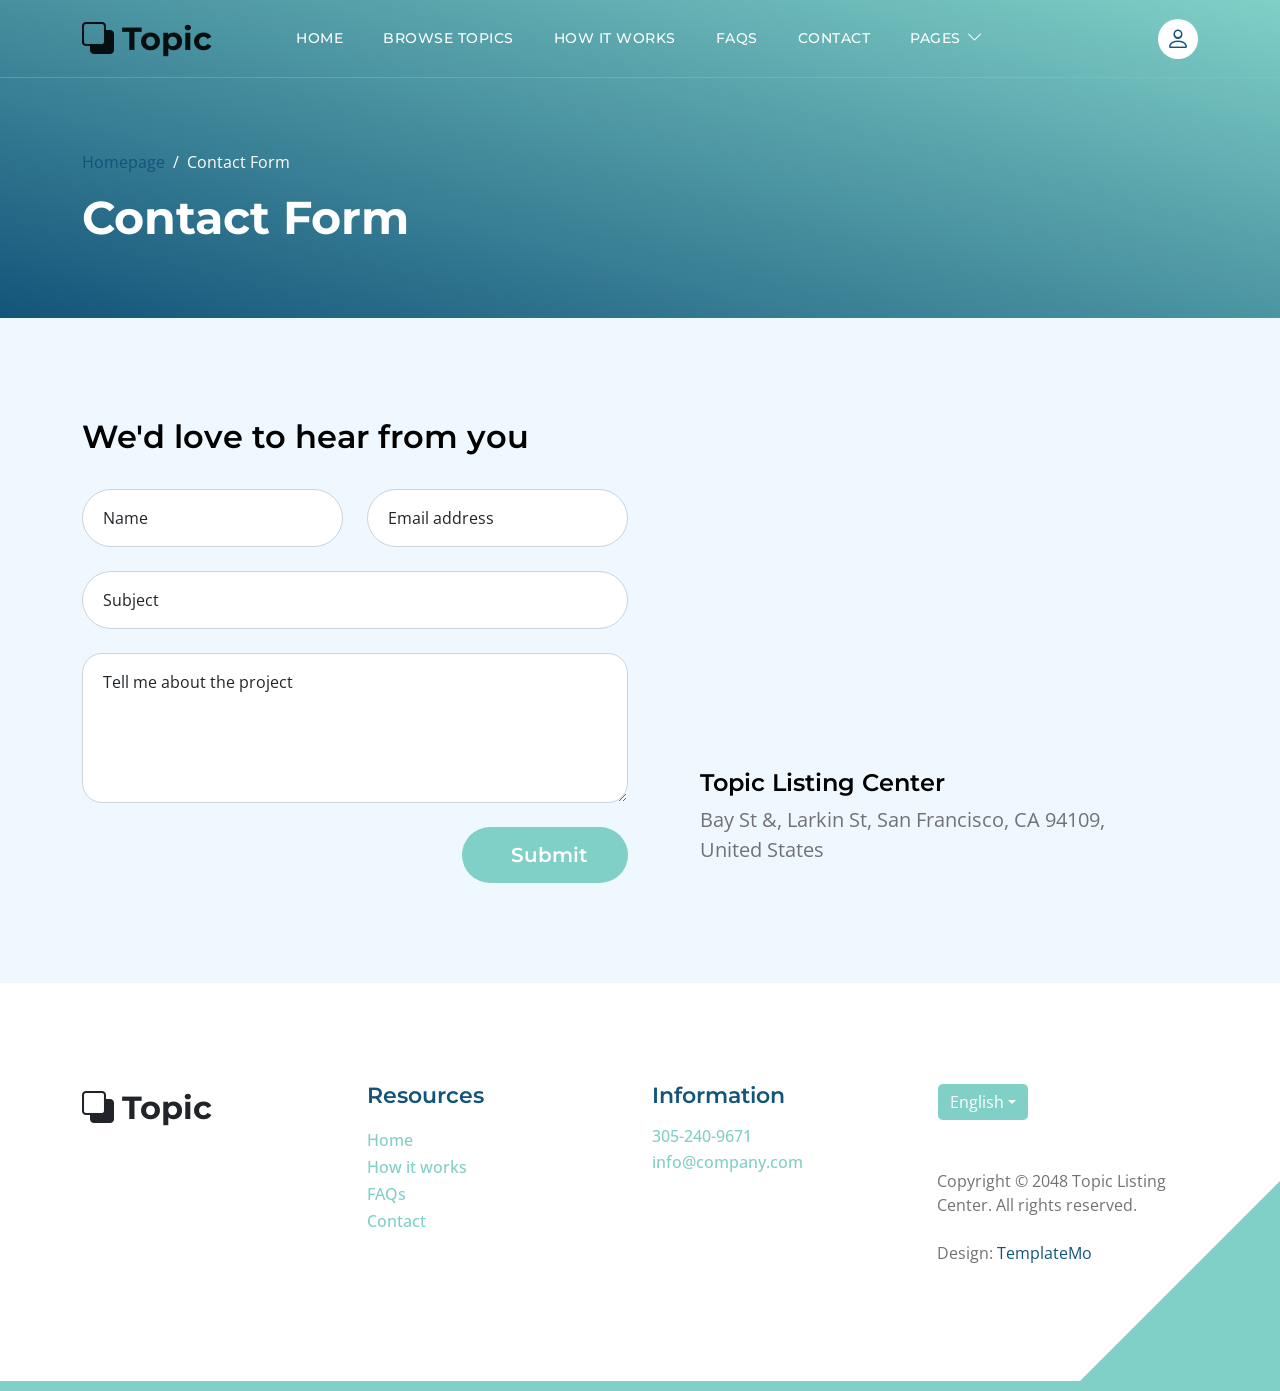
<file: webtoeic/contact.html>
<!doctype html>
<html lang="en">
    <head>
        <meta charset="utf-8">
        <meta name="viewport" content="width=device-width, initial-scale=1">

        <meta name="description" content="">
        <meta name="author" content="">

        <title>Topic Listing Contact Page</title>

        <!-- CSS FILES -->        
        <link rel="preconnect" href="https://fonts.googleapis.com">
        
        <link rel="preconnect" href="https://fonts.gstatic.com" crossorigin>

        <link href="https://fonts.googleapis.com/css2?family=Montserrat:wght@500;600;700&family=Open+Sans&display=swap" rel="stylesheet">
                        
        <link href="css/bootstrap.min.css" rel="stylesheet">

        <link href="css/bootstrap-icons.css" rel="stylesheet">

        <link href="css/templatemo-topic-listing.css" rel="stylesheet">
<!--

TemplateMo 590 topic listing

https://templatemo.com/tm-590-topic-listing

-->
    </head>
    
    <body class="topics-listing-page" id="top">

        <main>

            <nav class="navbar navbar-expand-lg">
                <div class="container">
                    <a class="navbar-brand" href="index.html">
                        <i class="bi-back"></i>
                        <span>Topic</span>
                    </a>

                    <div class="d-lg-none ms-auto me-4">
                        <a href="#top" class="navbar-icon bi-person smoothscroll"></a>
                    </div>
    
                    <button class="navbar-toggler" type="button" data-bs-toggle="collapse" data-bs-target="#navbarNav" aria-controls="navbarNav" aria-expanded="false" aria-label="Toggle navigation">
                        <span class="navbar-toggler-icon"></span>
                    </button>
    
                    <div class="collapse navbar-collapse" id="navbarNav">
                        <ul class="navbar-nav ms-lg-5 me-lg-auto">
                            <li class="nav-item">
                                <a class="nav-link click-scroll" href="index.html#section_1">Home</a>
                            </li>

                            <li class="nav-item">
                                <a class="nav-link click-scroll" href="index.html#section_2">Browse Topics</a>
                            </li>
    
                            <li class="nav-item">
                                <a class="nav-link click-scroll" href="index.html#section_3">How it works</a>
                            </li>

                            <li class="nav-item">
                                <a class="nav-link click-scroll" href="index.html#section_4">FAQs</a>
                            </li>
    
                            <li class="nav-item">
                                <a class="nav-link click-scroll" href="index.html#section_5">Contact</a>
                            </li>

                            <li class="nav-item dropdown">
                                <a class="nav-link dropdown-toggle" href="#section_5" id="navbarLightDropdownMenuLink" role="button" data-bs-toggle="dropdown" aria-expanded="false">Pages</a>

                                <ul class="dropdown-menu dropdown-menu-light" aria-labelledby="navbarLightDropdownMenuLink">
                                    <li><a class="dropdown-item" href="topics-listing.html">Topics Listing</a></li>

                                    <li><a class="dropdown-item active" href="contact.html">Contact Form</a></li>
                                </ul>
                            </li>
                        </ul>

                        <div class="d-none d-lg-block">
                            <a href="#top" class="navbar-icon bi-person smoothscroll"></a>
                        </div>
                    </div>
                </div>
            </nav>


            <header class="site-header d-flex flex-column justify-content-center align-items-center">
                <div class="container">
                    <div class="row align-items-center">

                        <div class="col-lg-5 col-12">
                            <nav aria-label="breadcrumb">
                                <ol class="breadcrumb">
                                    <li class="breadcrumb-item"><a href="index.html">Homepage</a></li>

                                    <li class="breadcrumb-item active" aria-current="page">Contact Form</li>
                                </ol>
                            </nav>

                            <h2 class="text-white">Contact Form</h2>
                        </div>

                    </div>
                </div>
            </header>


            <section class="section-padding section-bg">
                <div class="container">
                    <div class="row">

                        <div class="col-lg-12 col-12">
                            <h3 class="mb-4 pb-2">We'd love to hear from you</h3>
                        </div>

                        <div class="col-lg-6 col-12">
                            <form action="#" method="post" class="custom-form contact-form" role="form">
                                <div class="row">
                                    <div class="col-lg-6 col-md-6 col-12">
                                        <div class="form-floating">
                                            <input type="text" name="name" id="name" class="form-control" placeholder="Name" required="">
                                            
                                            <label for="floatingInput">Name</label>
                                        </div>
                                    </div>

                                    <div class="col-lg-6 col-md-6 col-12"> 
                                        <div class="form-floating">
                                            <input type="email" name="email" id="email" pattern="[^ @]*@[^ @]*" class="form-control" placeholder="Email address" required="">
                                            
                                            <label for="floatingInput">Email address</label>
                                        </div>
                                    </div>

                                    <div class="col-lg-12 col-12">
                                        <div class="form-floating">
                                            <input type="text" name="subject" id="name" class="form-control" placeholder="Name" required="">
                                            
                                            <label for="floatingInput">Subject</label>
                                        </div>

                                        <div class="form-floating">
                                            <textarea class="form-control" id="message" name="message" placeholder="Tell me about the project"></textarea>
                                            
                                            <label for="floatingTextarea">Tell me about the project</label>
                                        </div>
                                    </div>

                                    <div class="col-lg-4 col-12 ms-auto">
                                        <button type="submit" class="form-control">Submit</button>
                                    </div>

                                </div>
                            </form>
                        </div>

                        <div class="col-lg-5 col-12 mx-auto mt-5 mt-lg-0">
                            <iframe class="google-map" src="https://www.google.com/maps/embed?pb=!1m18!1m12!1m3!1d2595.065641062665!2d-122.4230416990949!3d37.80335401520422!2m3!1f0!2f0!3f0!3m2!1i1024!2i768!4f13.1!3m3!1m2!1s0x80858127459fabad%3A0x808ba520e5e9edb7!2sFrancisco%20Park!5e1!3m2!1sen!2sth!4v1684340239744!5m2!1sen!2sth" width="100%" height="250" style="border:0;" allowfullscreen="" loading="lazy" referrerpolicy="no-referrer-when-downgrade"></iframe>

                            <h5 class="mt-4 mb-2">Topic Listing Center</h5>

                            <p>Bay St &amp;, Larkin St, San Francisco, CA 94109, United States</p>
                        </div>

                    </div>
                </div>
            </section>
        </main>

        <footer class="site-footer section-padding">
            <div class="container">
                <div class="row">

                    <div class="col-lg-3 col-12 mb-4 pb-2">
                        <a class="navbar-brand mb-2" href="index.html">
                            <i class="bi-back"></i>
                            <span>Topic</span>
                        </a>
                    </div>

                    <div class="col-lg-3 col-md-4 col-6">
                        <h6 class="site-footer-title mb-3">Resources</h6>

                        <ul class="site-footer-links">
                            <li class="site-footer-link-item">
                                <a href="#" class="site-footer-link">Home</a>
                            </li>

                            <li class="site-footer-link-item">
                                <a href="#" class="site-footer-link">How it works</a>
                            </li>

                            <li class="site-footer-link-item">
                                <a href="#" class="site-footer-link">FAQs</a>
                            </li>

                            <li class="site-footer-link-item">
                                <a href="#" class="site-footer-link">Contact</a>
                            </li>
                        </ul>
                    </div>

                    <div class="col-lg-3 col-md-4 col-6 mb-4 mb-lg-0">
                        <h6 class="site-footer-title mb-3">Information</h6>

                        <p class="text-white d-flex mb-1">
                            <a href="tel: 305-240-9671" class="site-footer-link">
                                305-240-9671
                            </a>
                        </p>

                        <p class="text-white d-flex">
                            <a href="mailto:info@company.com" class="site-footer-link">
                                info@company.com
                            </a>
                        </p>
                    </div>

                    <div class="col-lg-3 col-md-4 col-12 mt-4 mt-lg-0 ms-auto">
                        <div class="dropdown">
                            <button class="btn btn-secondary dropdown-toggle" type="button" data-bs-toggle="dropdown" aria-expanded="false">
                            English</button>

                            <ul class="dropdown-menu">
                                <li><button class="dropdown-item" type="button">Thai</button></li>

                                <li><button class="dropdown-item" type="button">Myanmar</button></li>

                                <li><button class="dropdown-item" type="button">Arabic</button></li>
                            </ul>
                        </div>

                        <p class="copyright-text mt-lg-5 mt-4">Copyright © 2048 Topic Listing Center. All rights reserved.
                        <br><br>Design: <a rel="nofollow" href="https://templatemo.com" target="_blank">TemplateMo</a></p>
                        
                    </div>

                </div>
            </div>
        </footer>

        <!-- JAVASCRIPT FILES -->
        <script src="js/jquery.min.js"></script>
        <script src="js/bootstrap.bundle.min.js"></script>
        <script src="js/jquery.sticky.js"></script>
        <script src="js/custom.js"></script>

    </body>
</html>
</file>
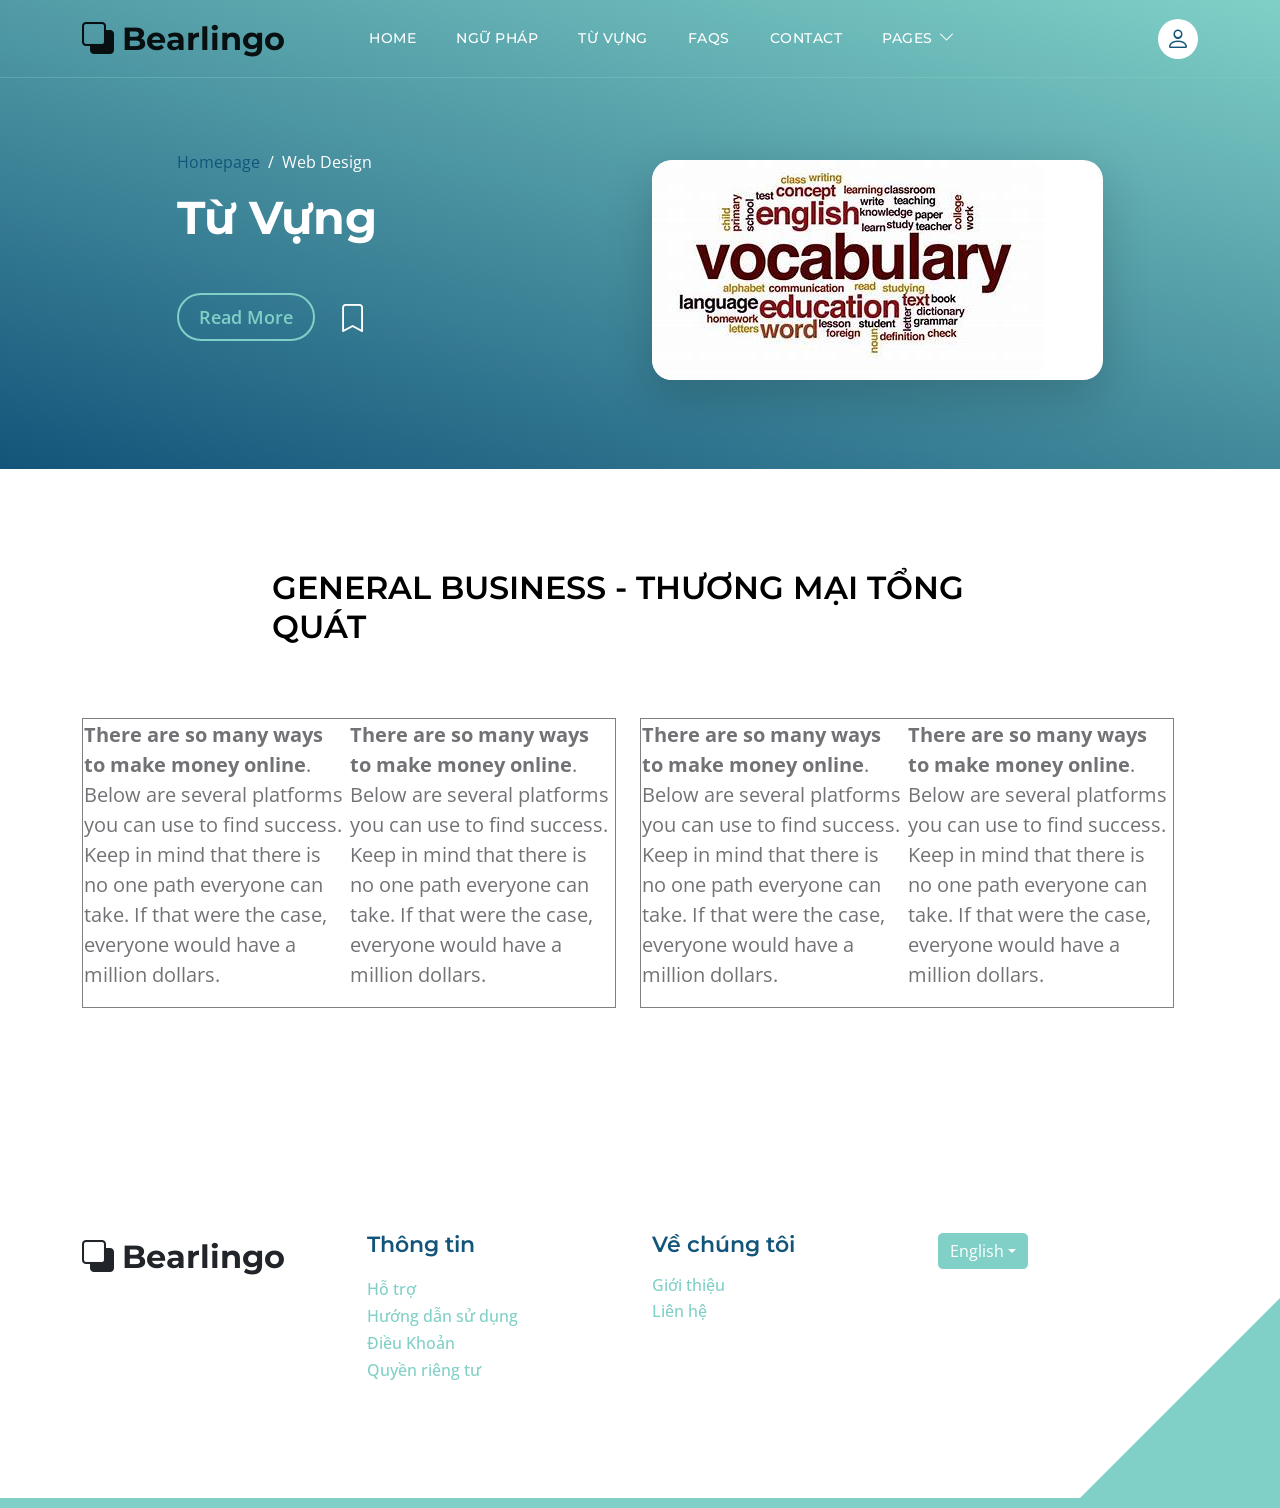
<file: webtoeic/topics-detail.html>
<!doctype html>
<html lang="en">
    <title>Bearlingo</title>

    <link rel="icon" href="images/300775178_401970438737681_809766260095184123_n (1).png">

<head>
    <meta charset="utf-8">
    <meta name="viewport" content="width=device-width, initial-scale=1">

    <meta name="description" content="">
    <meta name="author" content="">

    <title>Topic Detail Page</title>

    <!-- CSS FILES -->
    <link rel="preconnect" href="https://fonts.googleapis.com">

    <link rel="preconnect" href="https://fonts.gstatic.com" crossorigin>

    <link href="https://fonts.googleapis.com/css2?family=Montserrat:wght@500;600;700&family=Open+Sans&display=swap"
        rel="stylesheet">

    <link href="css/bootstrap.min.css" rel="stylesheet">

    <link href="css/bootstrap-icons.css" rel="stylesheet">

    <link href="css/templatemo-topic-listing.css" rel="stylesheet">
    <!--

TemplateMo 590 topic listing

https://templatemo.com/tm-590-topic-listing

-->
</head>

<body id="top">

    <main>

        <nav class="navbar navbar-expand-lg">
            <div class="container">
                <a class="navbar-brand" href="index.html">
                    <i class="bi-back"></i>
                    <span>Bearlingo</span>
                </a>

                <div class="d-lg-none ms-auto me-4">
                    <a href="#top" class="navbar-icon bi-person smoothscroll"></a>
                </div>

                <button class="navbar-toggler" type="button" data-bs-toggle="collapse" data-bs-target="#navbarNav"
                    aria-controls="navbarNav" aria-expanded="false" aria-label="Toggle navigation">
                    <span class="navbar-toggler-icon"></span>
                </button>

                <div class="collapse navbar-collapse" id="navbarNav">
                    <ul class="navbar-nav ms-lg-5 me-lg-auto">
                        <li class="nav-item">
                            <a class="nav-link click-scroll" href="index.html#section_1">Home</a>
                        </li>

                        <li class="nav-item">
                            <a class="nav-link click-scroll" href="index.html#section_2">Ngữ Pháp</a>
                        </li>

                        <li class="nav-item">
                            <a class="nav-link click-scroll" href="index.html#section_3">Từ Vựng</a>
                        </li>

                        <li class="nav-item">
                            <a class="nav-link click-scroll" href="index.html#section_4">FAQs</a>
                        </li>

                        <li class="nav-item">
                            <a class="nav-link click-scroll" href="index.html#section_5">Contact</a>
                        </li>

                        <li class="nav-item dropdown">
                            <a class="nav-link dropdown-toggle" href="#section_5" id="navbarLightDropdownMenuLink"
                                role="button" data-bs-toggle="dropdown" aria-expanded="false">Pages</a>

                            <ul class="dropdown-menu dropdown-menu-light" aria-labelledby="navbarLightDropdownMenuLink">
                                <li><a class="dropdown-item" href="topics-listing.html">Topics Listing</a></li>

                                <li><a class="dropdown-item" href="contact.html">Contact Form</a></li>
                            </ul>
                        </li>
                    </ul>

                    <div class="d-none d-lg-block">
                        <a href="#top" class="navbar-icon bi-person smoothscroll"></a>
                    </div>
                </div>
            </div>
        </nav>


        <header class="site-header d-flex flex-column justify-content-center align-items-center">
            <div class="container">
                <div class="row justify-content-center align-items-center">

                    <div class="col-lg-5 col-12 mb-5">
                        <nav aria-label="breadcrumb">
                            <ol class="breadcrumb">
                                <li class="breadcrumb-item"><a href="index.html">Homepage</a></li>

                                <li class="breadcrumb-item active" aria-current="page">Web Design</li>
                            </ol>
                        </nav>

                        <h2 class="text-white">Từ Vựng<br></h2>

                        <div class="d-flex align-items-center mt-5">
                            <a href="#topics-detail" class="btn custom-btn custom-border-btn smoothscroll me-4">Read
                                More</a>

                            <a href="#top" class="custom-icon bi-bookmark smoothscroll"></a>
                        </div>
                    </div>

                    <div class="col-lg-5 col-12">
                        <div class="topics-detail-block bg-white shadow-lg">
                            <img src="images/topics/th.jpg"
                                class="topics-detail-block-image img-fluid">
                        </div>
                    </div>

                </div>
            </div>
        </header>


        <section class="topics-detail-section section-padding" id="topics-detail">
            <div class="container">
                <div class="row">

                    <div class="col-lg-8 col-12 m-auto">
                        <h3 class="mb-4">GENERAL BUSINESS - THƯƠNG MẠI TỔNG QUÁT</h3>
                        <div class="row my-4">
                            
                        </div>
                    </div>
                    
                    <div class="row my-4">
                        <div class="col-lg-6 col-md-6 col-12">
                            <table border="1">
                                <tr>
                                    <td><p><strong>There are so many ways to make money online</strong>. Below are several platforms you
                                        can use to find success. Keep in mind that there is no one path everyone can take. If that
                                        were the case, everyone would have a million dollars.</p></td>
    
                                    <td><p><strong>There are so many ways to make money online</strong>. Below are several platforms you
                                        can use to find success. Keep in mind that there is no one path everyone can take. If that
                                        were the case, everyone would have a million dollars.</p></td>
                                </tr>
                            </table>
                        </div>

                        <div class="col-lg-6 col-md-6 col-12 mt-4 mt-lg-0 mt-md-0">
                            <table border="1">
                                <tr>
                                    <td><p><strong>There are so many ways to make money online</strong>. Below are several platforms you
                                        can use to find success. Keep in mind that there is no one path everyone can take. If that
                                        were the case, everyone would have a million dollars.</p></td>
                                    <td><p><strong>There are so many ways to make money online</strong>. Below are several platforms you
                                        can use to find success. Keep in mind that there is no one path everyone can take. If that
                                        were the case, everyone would have a million dollars.</p></td>
                                </tr>
                            </table>
                        </div>
                    </div>

                </div>
            </div>
        </section>


    
    </main>

    <footer class="site-footer section-padding">
        <div class="container">
            <div class="row">

                <div class="col-lg-3 col-12 mb-4 pb-2">
                    <a class="navbar-brand mb-2" href="index.html">
                        <i class="bi-back"></i>
                        <span>Bearlingo</span>
                    </a>
                </div>

                <div class="col-lg-3 col-md-4 col-6">
                    <h6 class="site-footer-title mb-3">Thông tin</h6>

                    <ul class="site-footer-links">
                        <li class="site-footer-link-item">
                            <a href="#" class="site-footer-link">Hỗ trợ</a>
                        </li>

                        <li class="site-footer-link-item">
                            <a href="#" class="site-footer-link">Hướng dẫn sử dụng</a>
                        </li>

                        <li class="site-footer-link-item">
                            <a href="#" class="site-footer-link">Điều Khoản</a>
                        </li>

                        <li class="site-footer-link-item">
                            <a href="#" class="site-footer-link">Quyền riêng tư</a>
                        </li>
                    </ul>
                </div>

                <div class="col-lg-3 col-md-4 col-6 mb-4 mb-lg-0">
                    <h6 class="site-footer-title mb-3">Về chúng tôi</h6>

                    <p class="text-white d-flex mb-1">
                        <a href="tel: 305-240-9671" class="site-footer-link">
                            Giới thiệu
                        </a>
                    </p>

                    <p class="text-white d-flex">
                        <a href="mailto:info@company.com" class="site-footer-link">
                            Liên hệ
                        </a>
                    </p>
                </div>

                <div class="col-lg-3 col-md-4 col-12 mt-4 mt-lg-0 ms-auto">
                    <div class="dropdown">
                        <button class="btn btn-secondary dropdown-toggle" type="button" data-bs-toggle="dropdown"
                            aria-expanded="false">
                            English</button>

                        <ul class="dropdown-menu">
                            <li><button class="dropdown-item" type="button">Thai</button></li>

                            <li><button class="dropdown-item" type="button">Myanmar</button></li>

                            <li><button class="dropdown-item" type="button">Arabic</button></li>

                            <li><button class="dropdown-item" type="button">Viet Nam</button></li>
                        </ul>
                    </div>
                </div>

            </div>
        </div>
    </footer>
    <!-- JAVASCRIPT FILES -->
    <script src="js/jquery.min.js"></script>
    <script src="js/bootstrap.bundle.min.js"></script>
    <script src="js/jquery.sticky.js"></script>
    <script src="js/custom.js"></script>

</body>

</html>
</file>
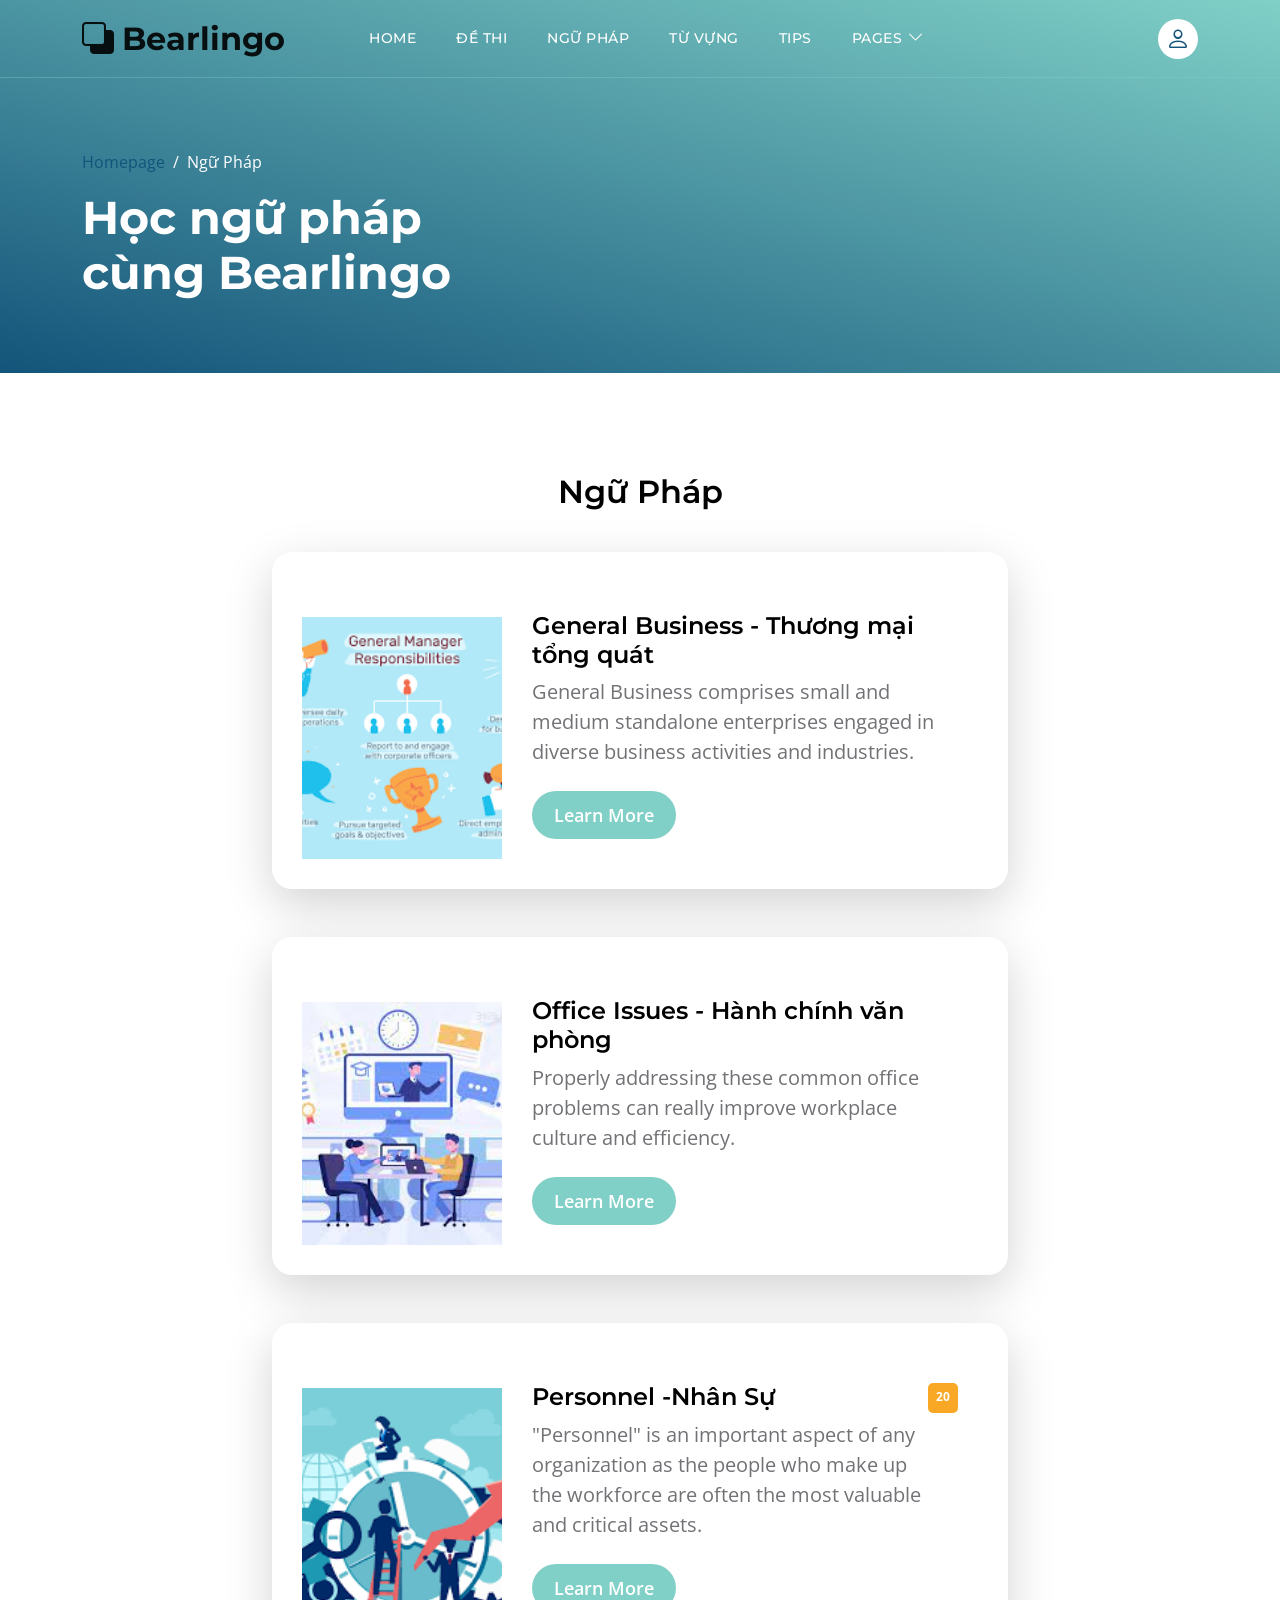
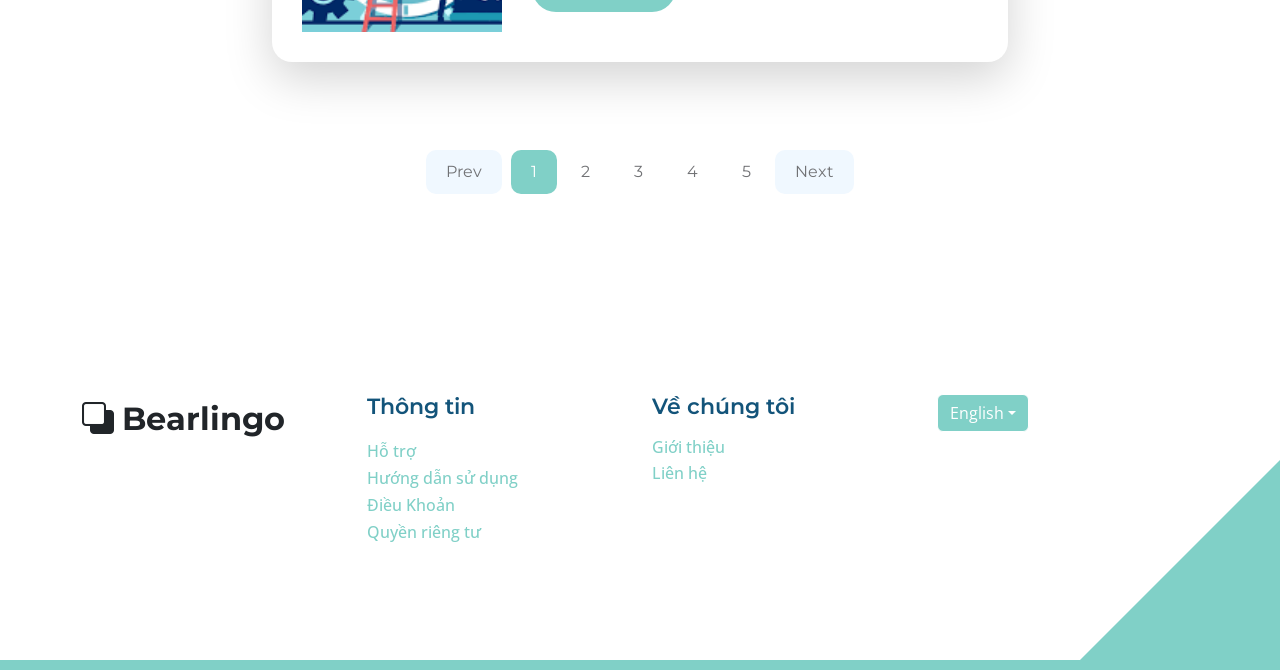
<file: webtoeic/topics-grammar.html>
<!doctype html>
<html lang="en">
    <title>Bearlingo</title>
    <link rel="icon" href="images/300775178_401970438737681_809766260095184123_n (1).png">
    <head>
        <meta charset="utf-8">
        <meta name="viewport" content="width=device-width, initial-scale=1">

        <meta name="description" content="">
        <meta name="author" content="">

        <title>Topic Listing Page</title>

        <!-- CSS FILES -->        
        <link rel="preconnect" href="https://fonts.googleapis.com">
        
        <link rel="preconnect" href="https://fonts.gstatic.com" crossorigin>

        <link href="https://fonts.googleapis.com/css2?family=Montserrat:wght@500;600;700&family=Open+Sans&display=swap" rel="stylesheet">
                        
        <link href="css/bootstrap.min.css" rel="stylesheet">

        <link href="css/bootstrap-icons.css" rel="stylesheet">

        <link href="css/templatemo-topic-listing.css" rel="stylesheet">
<!--

TemplateMo 590 topic listing

https://templatemo.com/tm-590-topic-listing

-->
    </head>
    
    <body class="topics-listing-page" id="top">

        <main>

            <nav class="navbar navbar-expand-lg">
                <div class="container">
                    <a class="navbar-brand" href="index.html">
                        <i class="bi-back"></i>
                        <span>Bearlingo</span>
                    </a>

                    <div class="d-lg-none ms-auto me-4">
                        <a href="#top" class="navbar-icon bi-person smoothscroll"></a>
                    </div>
    
                    <button class="navbar-toggler" type="button" data-bs-toggle="collapse" data-bs-target="#navbarNav" aria-controls="navbarNav" aria-expanded="false" aria-label="Toggle navigation">
                        <span class="navbar-toggler-icon"></span>
                    </button>
    
                    <div class="collapse navbar-collapse" id="navbarNav">
                        <ul class="navbar-nav ms-lg-5 me-lg-auto">
                            <li class="nav-item">
                                <a class="nav-link click-scroll" href="index.html#section_1">Home</a>
                            </li>

                            <li class="nav-item">
                                <a class="nav-link click-scroll" href="index.html#section_2">Đề Thi</a>
                            </li>
    
                            <li class="nav-item">
                                <a class="nav-link click-scroll" href="index.html#section_3">Ngữ Pháp</a>
                            </li>

                            <li class="nav-item">
                                <a class="nav-link click-scroll" href="index.html#section_4">Từ Vựng</a>
                            </li>
    
                            <li class="nav-item">
                                <a class="nav-link click-scroll" href="index.html#section_5">Tips</a>
                            </li>

                            <li class="nav-item dropdown">
                                <a class="nav-link dropdown-toggle" href="#section_5" id="navbarLightDropdownMenuLink" role="button" data-bs-toggle="dropdown" aria-expanded="false">Pages</a>

                                <ul class="dropdown-menu dropdown-menu-light" aria-labelledby="navbarLightDropdownMenuLink">
                                    <li><a class="dropdown-item active" href="topics-listing.html">Topics Listing</a></li>

                                    <li><a class="dropdown-item" href="contact.html">Contact Form</a></li>
                                </ul>
                            </li>
                        </ul>

                        <div class="d-none d-lg-block">
                            <a href="#top" class="navbar-icon bi-person smoothscroll"></a>
                        </div>
                    </div>
                </div>
            </nav>
            <header class="site-header d-flex flex-column justify-content-center align-items-center">
                <div class="container">
                    <div class="row align-items-center">

                        <div class="col-lg-5 col-12">
                            <nav aria-label="breadcrumb">
                                <ol class="breadcrumb">
                                    <li class="breadcrumb-item"><a href="index.html">Homepage</a></li>

                                    <li class="breadcrumb-item active" aria-current="page">Ngữ Pháp</li>
                                </ol>
                            </nav>

                            <h2 class="text-white">Học ngữ pháp cùng Bearlingo</h2>
                        </div>

                    </div>
                </div>
            </header>


            <section class="section-padding">
                <div class="container">
                    <div class="row">

                        <div class="col-lg-12 col-12 text-center">
                            <h3 class="mb-4">Ngữ Pháp</h3>
                        </div>

                        <div class="col-lg-8 col-12 mt-3 mx-auto">
                            <div class="custom-block custom-block-topics-listing bg-white shadow-lg mb-5">
                                <div class="d-flex">
                                    <img src="images/topics/download.png" class="custom-block-image img-fluid" alt="">

                                    <div class="custom-block-topics-listing-info d-flex">
                                        <div>
                                            <h5 class="mb-2">General Business - Thương mại tổng quát</h5>

                                            <p class="mb-0">General Business comprises small and medium standalone enterprises engaged in diverse business activities and industries.</p>

                                            <a href="topics-detail.html" class="btn custom-btn mt-3 mt-lg-4">Learn More</a>
                                        </div>
                                    </div>
                                </div>
                            </div>

                            <div class="custom-block custom-block-topics-listing bg-white shadow-lg mb-5">
                                <div class="d-flex">
                                    <img src="images/topics/download.jpg" class="custom-block-image img-fluid" alt="">

                                    <div class="custom-block-topics-listing-info d-flex">
                                        <div>
                                            <h5 class="mb-2">Office Issues - Hành chính văn phòng</h5>

                                            <p class="mb-0">Properly addressing these common office problems can really improve workplace culture and efficiency.</p>

                                            <a href="topics-detail.html" class="btn custom-btn mt-3 mt-lg-4">Learn More</a>
                                        </div>

                                        
                                    </div>
                                </div>
                            </div>

                            <div class="custom-block custom-block-topics-listing bg-white shadow-lg mb-5">
                                <div class="d-flex">
                                    <img src="images/topics/images.png" class="custom-block-image img-fluid" alt="">

                                    <div class="custom-block-topics-listing-info d-flex">
                                        <div>
                                            <h5 class="mb-2">Personnel -Nhân Sự</h5>

                                            <p class="mb-0">"Personnel" is an important aspect of any organization as the people who make up the workforce are often the most valuable and critical assets.</p>

                                            <a href="topics-detail.html" class="btn custom-btn mt-3 mt-lg-4">Learn More</a>
                                        </div>

                                        <span class="badge bg-music rounded-pill ms-auto">20</span>
                                    </div>
                                </div>
                            </div>
                        </div>

                        <div class="col-lg-12 col-12">
                            <nav aria-label="Page navigation example">
                                <ul class="pagination justify-content-center mb-0">
                                    <li class="page-item">
                                        <a class="page-link" href="#" aria-label="Previous">
                                            <span aria-hidden="true">Prev</span>
                                        </a>
                                    </li>

                                    <li class="page-item active" aria-current="page">
                                        <a class="page-link" href="#">1</a>
                                    </li>
                                    
                                    <li class="page-item">
                                        <a class="page-link" href="vocabulary.html">2</a>
                                    </li>
                                    
                                    <li class="page-item">
                                        <a class="page-link" href="#">3</a>
                                    </li>

                                    <li class="page-item">
                                        <a class="page-link" href="#">4</a>
                                    </li>

                                    <li class="page-item">
                                        <a class="page-link" href="#">5</a>
                                    </li>
                                    
                                    <li class="page-item">
                                        <a class="page-link" href="#" aria-label="Next">
                                            <span aria-hidden="true">Next</span>
                                        </a>
                                    </li>
                                </ul>
                            </nav>
                        </div>

                    </div>
                </div>
            </section>


        
        </main>

		<footer class="site-footer section-padding">
            <div class="container">
                <div class="row">
    
                    <div class="col-lg-3 col-12 mb-4 pb-2">
                        <a class="navbar-brand mb-2" href="index.html">
                            <i class="bi-back"></i>
                            <span>Bearlingo</span>
                        </a>
                    </div>
    
                    <div class="col-lg-3 col-md-4 col-6">
                        <h6 class="site-footer-title mb-3">Thông tin</h6>
    
                        <ul class="site-footer-links">
                            <li class="site-footer-link-item">
                                <a href="#" class="site-footer-link">Hỗ trợ</a>
                            </li>
    
                            <li class="site-footer-link-item">
                                <a href="#" class="site-footer-link">Hướng dẫn sử dụng</a>
                            </li>
    
                            <li class="site-footer-link-item">
                                <a href="#" class="site-footer-link">Điều Khoản</a>
                            </li>
    
                            <li class="site-footer-link-item">
                                <a href="#" class="site-footer-link">Quyền riêng tư</a>
                            </li>
                        </ul>
                    </div>
    
                    <div class="col-lg-3 col-md-4 col-6 mb-4 mb-lg-0">
                        <h6 class="site-footer-title mb-3">Về chúng tôi</h6>
    
                        <p class="text-white d-flex mb-1">
                            <a href="tel: 305-240-9671" class="site-footer-link">
                                Giới thiệu
                            </a>
                        </p>
    
                        <p class="text-white d-flex">
                            <a href="mailto:info@company.com" class="site-footer-link">
                                Liên hệ
                            </a>
                        </p>
                    </div>
    
                    <div class="col-lg-3 col-md-4 col-12 mt-4 mt-lg-0 ms-auto">
                        <div class="dropdown">
                            <button class="btn btn-secondary dropdown-toggle" type="button" data-bs-toggle="dropdown"
                                aria-expanded="false">
                                English</button>
    
                            <ul class="dropdown-menu">
                                <li><button class="dropdown-item" type="button">Thai</button></li>
    
                                <li><button class="dropdown-item" type="button">Myanmar</button></li>
    
                                <li><button class="dropdown-item" type="button">Arabic</button></li>
    
                                <li><button class="dropdown-item" type="button">Viet Nam</button></li>
                            </ul>
                        </div>
                    </div>
    
                </div>
            </div>
        </footer>

        <!-- JAVASCRIPT FILES -->
        <script src="js/jquery.min.js"></script>
        <script src="js/bootstrap.bundle.min.js"></script>
        <script src="js/jquery.sticky.js"></script>
        <script src="js/custom.js"></script>

    </body>
</html>
</file>
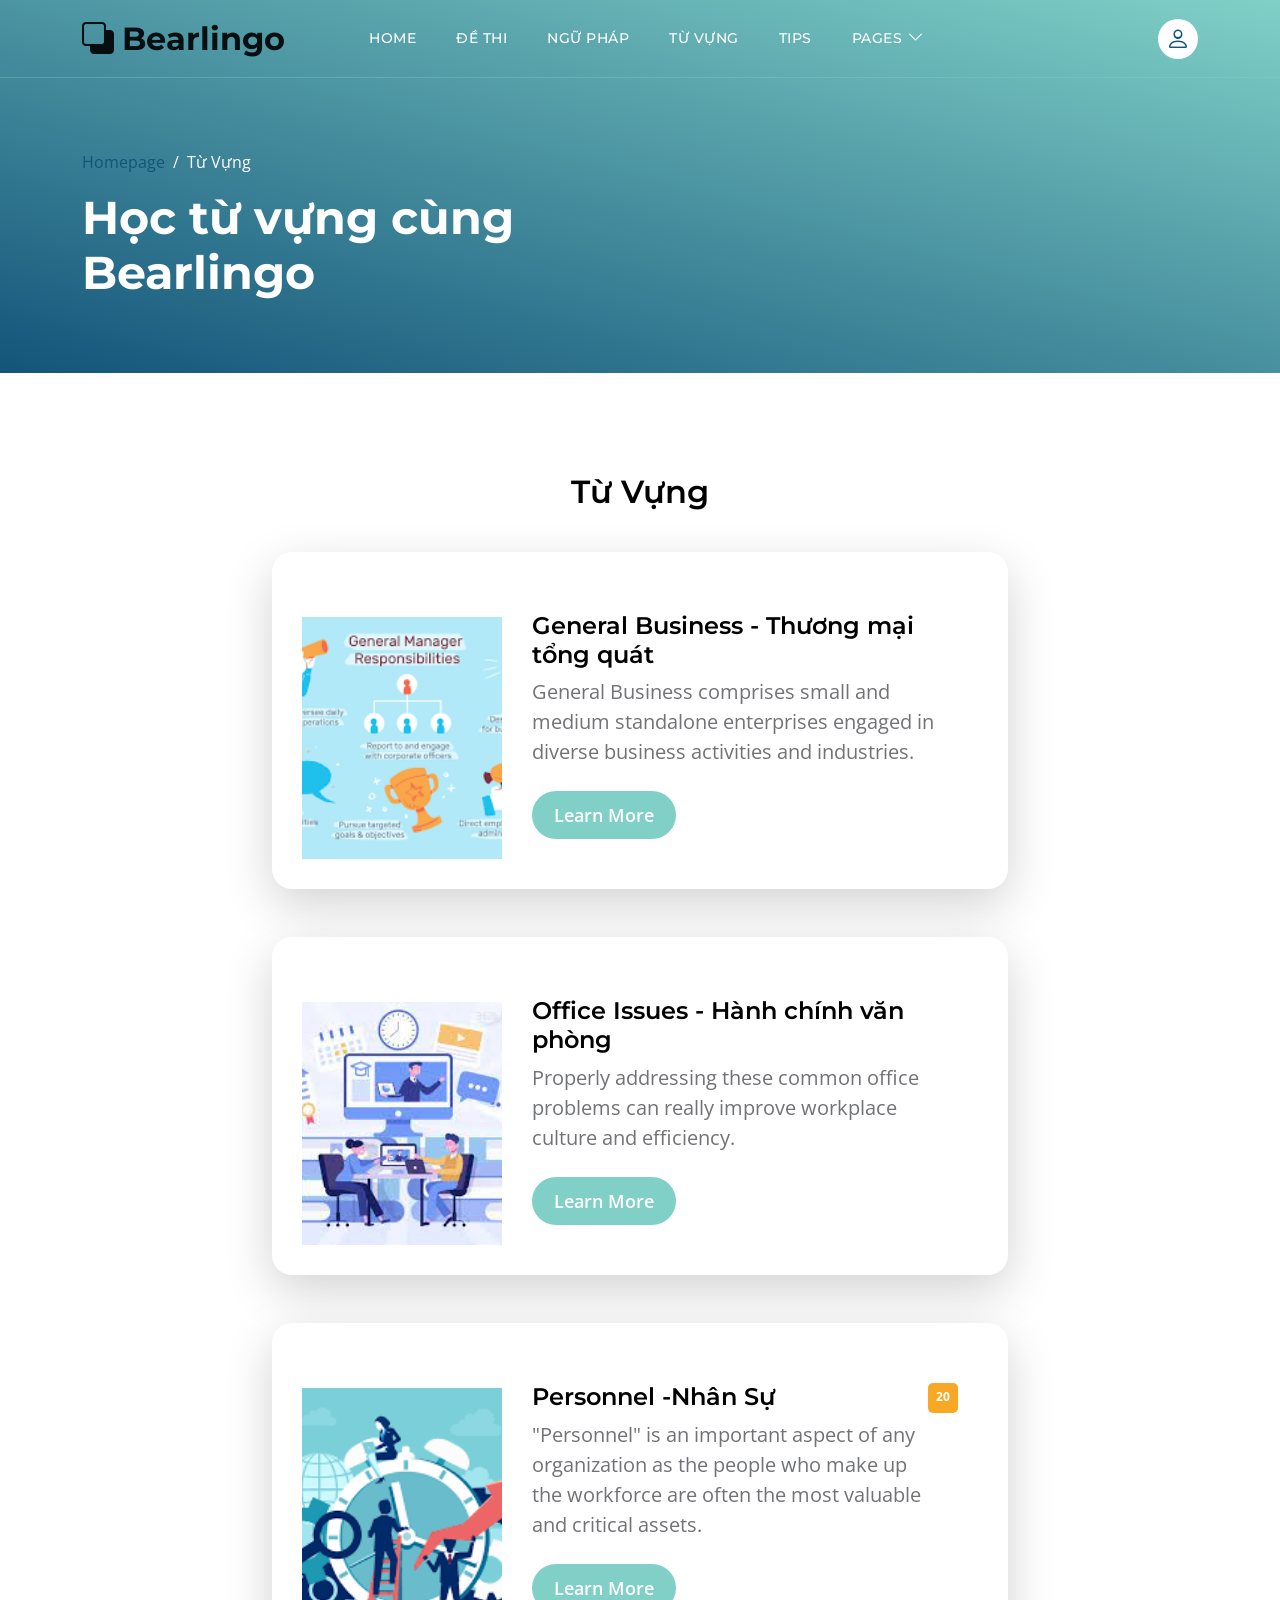
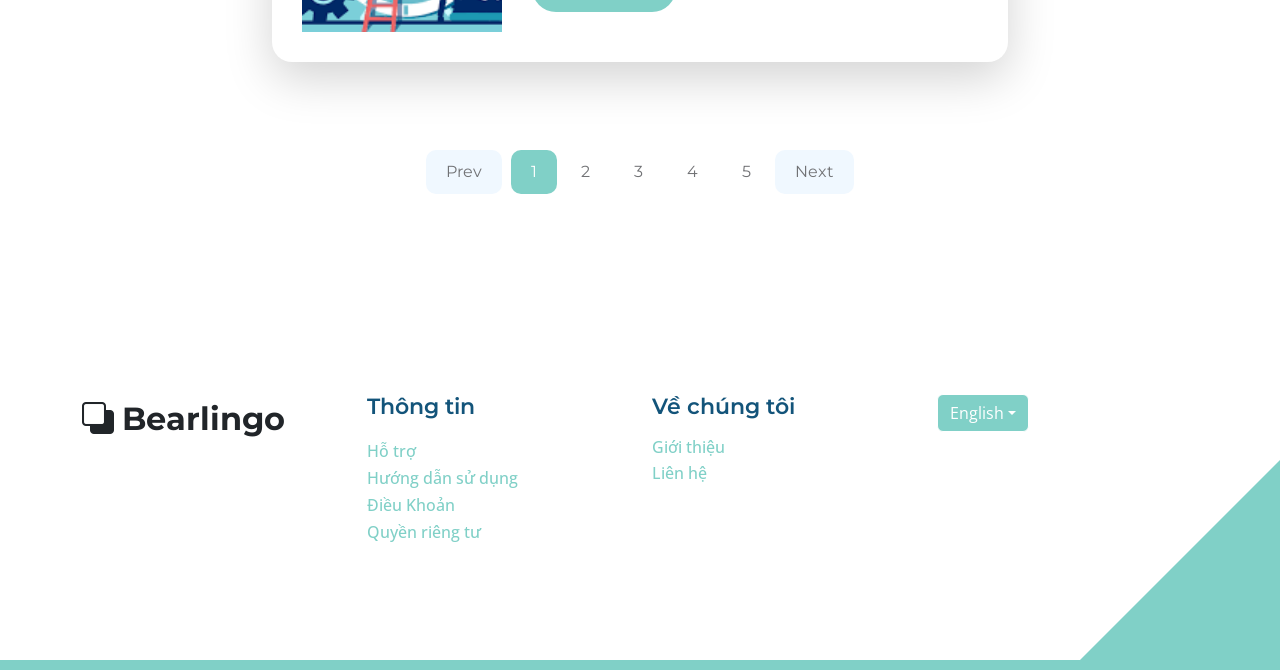
<file: webtoeic/topics-listing.html>
<!doctype html>
<html lang="en">
    <title>Bearlingo</title>
    <link rel="icon" href="images/300775178_401970438737681_809766260095184123_n (1).png">
    <head>
        <meta charset="utf-8">
        <meta name="viewport" content="width=device-width, initial-scale=1">

        <meta name="description" content="">
        <meta name="author" content="">

        <title>Topic Listing Page</title>

        <!-- CSS FILES -->        
        <link rel="preconnect" href="https://fonts.googleapis.com">
        
        <link rel="preconnect" href="https://fonts.gstatic.com" crossorigin>

        <link href="https://fonts.googleapis.com/css2?family=Montserrat:wght@500;600;700&family=Open+Sans&display=swap" rel="stylesheet">
                        
        <link href="css/bootstrap.min.css" rel="stylesheet">

        <link href="css/bootstrap-icons.css" rel="stylesheet">

        <link href="css/templatemo-topic-listing.css" rel="stylesheet">
<!--

TemplateMo 590 topic listing

https://templatemo.com/tm-590-topic-listing

-->
    </head>
    
    <body class="topics-listing-page" id="top">

        <main>

            <nav class="navbar navbar-expand-lg">
                <div class="container">
                    <a class="navbar-brand" href="index.html">
                        <i class="bi-back"></i>
                        <span>Bearlingo</span>
                    </a>

                    <div class="d-lg-none ms-auto me-4">
                        <a href="#top" class="navbar-icon bi-person smoothscroll"></a>
                    </div>
    
                    <button class="navbar-toggler" type="button" data-bs-toggle="collapse" data-bs-target="#navbarNav" aria-controls="navbarNav" aria-expanded="false" aria-label="Toggle navigation">
                        <span class="navbar-toggler-icon"></span>
                    </button>
    
                    <div class="collapse navbar-collapse" id="navbarNav">
                        <ul class="navbar-nav ms-lg-5 me-lg-auto">
                            <li class="nav-item">
                                <a class="nav-link click-scroll" href="index.html#section_1">Home</a>
                            </li>

                            <li class="nav-item">
                                <a class="nav-link click-scroll" href="index.html#section_2">Đề Thi</a>
                            </li>
    
                            <li class="nav-item">
                                <a class="nav-link click-scroll" href="index.html#section_3">Ngữ Pháp</a>
                            </li>

                            <li class="nav-item">
                                <a class="nav-link click-scroll" href="index.html#section_4">Từ Vựng</a>
                            </li>
    
                            <li class="nav-item">
                                <a class="nav-link click-scroll" href="index.html#section_5">Tips</a>
                            </li>

                            <li class="nav-item dropdown">
                                <a class="nav-link dropdown-toggle" href="#section_5" id="navbarLightDropdownMenuLink" role="button" data-bs-toggle="dropdown" aria-expanded="false">Pages</a>

                                <ul class="dropdown-menu dropdown-menu-light" aria-labelledby="navbarLightDropdownMenuLink">
                                    <li><a class="dropdown-item active" href="topics-listing.html">Topics Listing</a></li>

                                    <li><a class="dropdown-item" href="contact.html">Contact Form</a></li>
                                </ul>
                            </li>
                        </ul>

                        <div class="d-none d-lg-block">
                            <a href="#top" class="navbar-icon bi-person smoothscroll"></a>
                        </div>
                    </div>
                </div>
            </nav>
            <header class="site-header d-flex flex-column justify-content-center align-items-center">
                <div class="container">
                    <div class="row align-items-center">

                        <div class="col-lg-5 col-12">
                            <nav aria-label="breadcrumb">
                                <ol class="breadcrumb">
                                    <li class="breadcrumb-item"><a href="index.html">Homepage</a></li>

                                    <li class="breadcrumb-item active" aria-current="page">Từ Vựng</li>
                                </ol>
                            </nav>

                            <h2 class="text-white">Học từ vựng cùng Bearlingo</h2>
                        </div>

                    </div>
                </div>
            </header>


            <section class="section-padding">
                <div class="container">
                    <div class="row">

                        <div class="col-lg-12 col-12 text-center">
                            <h3 class="mb-4">Từ Vựng</h3>
                        </div>

                        <div class="col-lg-8 col-12 mt-3 mx-auto">
                            <div class="custom-block custom-block-topics-listing bg-white shadow-lg mb-5">
                                <div class="d-flex">
                                    <img src="images/topics/download.png" class="custom-block-image img-fluid" alt="">

                                    <div class="custom-block-topics-listing-info d-flex">
                                        <div>
                                            <h5 class="mb-2">General Business - Thương mại tổng quát</h5>

                                            <p class="mb-0">General Business comprises small and medium standalone enterprises engaged in diverse business activities and industries.</p>

                                            <a href="topics-detail.html" class="btn custom-btn mt-3 mt-lg-4">Learn More</a>
                                        </div>
                                    </div>
                                </div>
                            </div>

                            <div class="custom-block custom-block-topics-listing bg-white shadow-lg mb-5">
                                <div class="d-flex">
                                    <img src="images/topics/download.jpg" class="custom-block-image img-fluid" alt="">

                                    <div class="custom-block-topics-listing-info d-flex">
                                        <div>
                                            <h5 class="mb-2">Office Issues - Hành chính văn phòng</h5>

                                            <p class="mb-0">Properly addressing these common office problems can really improve workplace culture and efficiency.</p>

                                            <a href="topics-detail.html" class="btn custom-btn mt-3 mt-lg-4">Learn More</a>
                                        </div>

                                        
                                    </div>
                                </div>
                            </div>

                            <div class="custom-block custom-block-topics-listing bg-white shadow-lg mb-5">
                                <div class="d-flex">
                                    <img src="images/topics/images.png" class="custom-block-image img-fluid" alt="">

                                    <div class="custom-block-topics-listing-info d-flex">
                                        <div>
                                            <h5 class="mb-2">Personnel -Nhân Sự</h5>

                                            <p class="mb-0">"Personnel" is an important aspect of any organization as the people who make up the workforce are often the most valuable and critical assets.</p>

                                            <a href="topics-detail.html" class="btn custom-btn mt-3 mt-lg-4">Learn More</a>
                                        </div>

                                        <span class="badge bg-music rounded-pill ms-auto">20</span>
                                    </div>
                                </div>
                            </div>
                        </div>

                        <div class="col-lg-12 col-12">
                            <nav aria-label="Page navigation example">
                                <ul class="pagination justify-content-center mb-0">
                                    <li class="page-item">
                                        <a class="page-link" href="#" aria-label="Previous">
                                            <span aria-hidden="true">Prev</span>
                                        </a>
                                    </li>

                                    <li class="page-item active" aria-current="page">
                                        <a class="page-link" href="#">1</a>
                                    </li>
                                    
                                    <li class="page-item">
                                        <a class="page-link" href="vocabulary.html">2</a>
                                    </li>
                                    
                                    <li class="page-item">
                                        <a class="page-link" href="#">3</a>
                                    </li>

                                    <li class="page-item">
                                        <a class="page-link" href="#">4</a>
                                    </li>

                                    <li class="page-item">
                                        <a class="page-link" href="#">5</a>
                                    </li>
                                    
                                    <li class="page-item">
                                        <a class="page-link" href="#" aria-label="Next">
                                            <span aria-hidden="true">Next</span>
                                        </a>
                                    </li>
                                </ul>
                            </nav>
                        </div>

                    </div>
                </div>
            </section>


        
        </main>

		<footer class="site-footer section-padding">
            <div class="container">
                <div class="row">
    
                    <div class="col-lg-3 col-12 mb-4 pb-2">
                        <a class="navbar-brand mb-2" href="index.html">
                            <i class="bi-back"></i>
                            <span>Bearlingo</span>
                        </a>
                    </div>
    
                    <div class="col-lg-3 col-md-4 col-6">
                        <h6 class="site-footer-title mb-3">Thông tin</h6>
    
                        <ul class="site-footer-links">
                            <li class="site-footer-link-item">
                                <a href="#" class="site-footer-link">Hỗ trợ</a>
                            </li>
    
                            <li class="site-footer-link-item">
                                <a href="#" class="site-footer-link">Hướng dẫn sử dụng</a>
                            </li>
    
                            <li class="site-footer-link-item">
                                <a href="#" class="site-footer-link">Điều Khoản</a>
                            </li>
    
                            <li class="site-footer-link-item">
                                <a href="#" class="site-footer-link">Quyền riêng tư</a>
                            </li>
                        </ul>
                    </div>
    
                    <div class="col-lg-3 col-md-4 col-6 mb-4 mb-lg-0">
                        <h6 class="site-footer-title mb-3">Về chúng tôi</h6>
    
                        <p class="text-white d-flex mb-1">
                            <a href="tel: 305-240-9671" class="site-footer-link">
                                Giới thiệu
                            </a>
                        </p>
    
                        <p class="text-white d-flex">
                            <a href="mailto:info@company.com" class="site-footer-link">
                                Liên hệ
                            </a>
                        </p>
                    </div>
    
                    <div class="col-lg-3 col-md-4 col-12 mt-4 mt-lg-0 ms-auto">
                        <div class="dropdown">
                            <button class="btn btn-secondary dropdown-toggle" type="button" data-bs-toggle="dropdown"
                                aria-expanded="false">
                                English</button>
    
                            <ul class="dropdown-menu">
                                <li><button class="dropdown-item" type="button">Thai</button></li>
    
                                <li><button class="dropdown-item" type="button">Myanmar</button></li>
    
                                <li><button class="dropdown-item" type="button">Arabic</button></li>
    
                                <li><button class="dropdown-item" type="button">Viet Nam</button></li>
                            </ul>
                        </div>
                    </div>
    
                </div>
            </div>
        </footer>

        <!-- JAVASCRIPT FILES -->
        <script src="js/jquery.min.js"></script>
        <script src="js/bootstrap.bundle.min.js"></script>
        <script src="js/jquery.sticky.js"></script>
        <script src="js/custom.js"></script>

    </body>
</html>
</file>
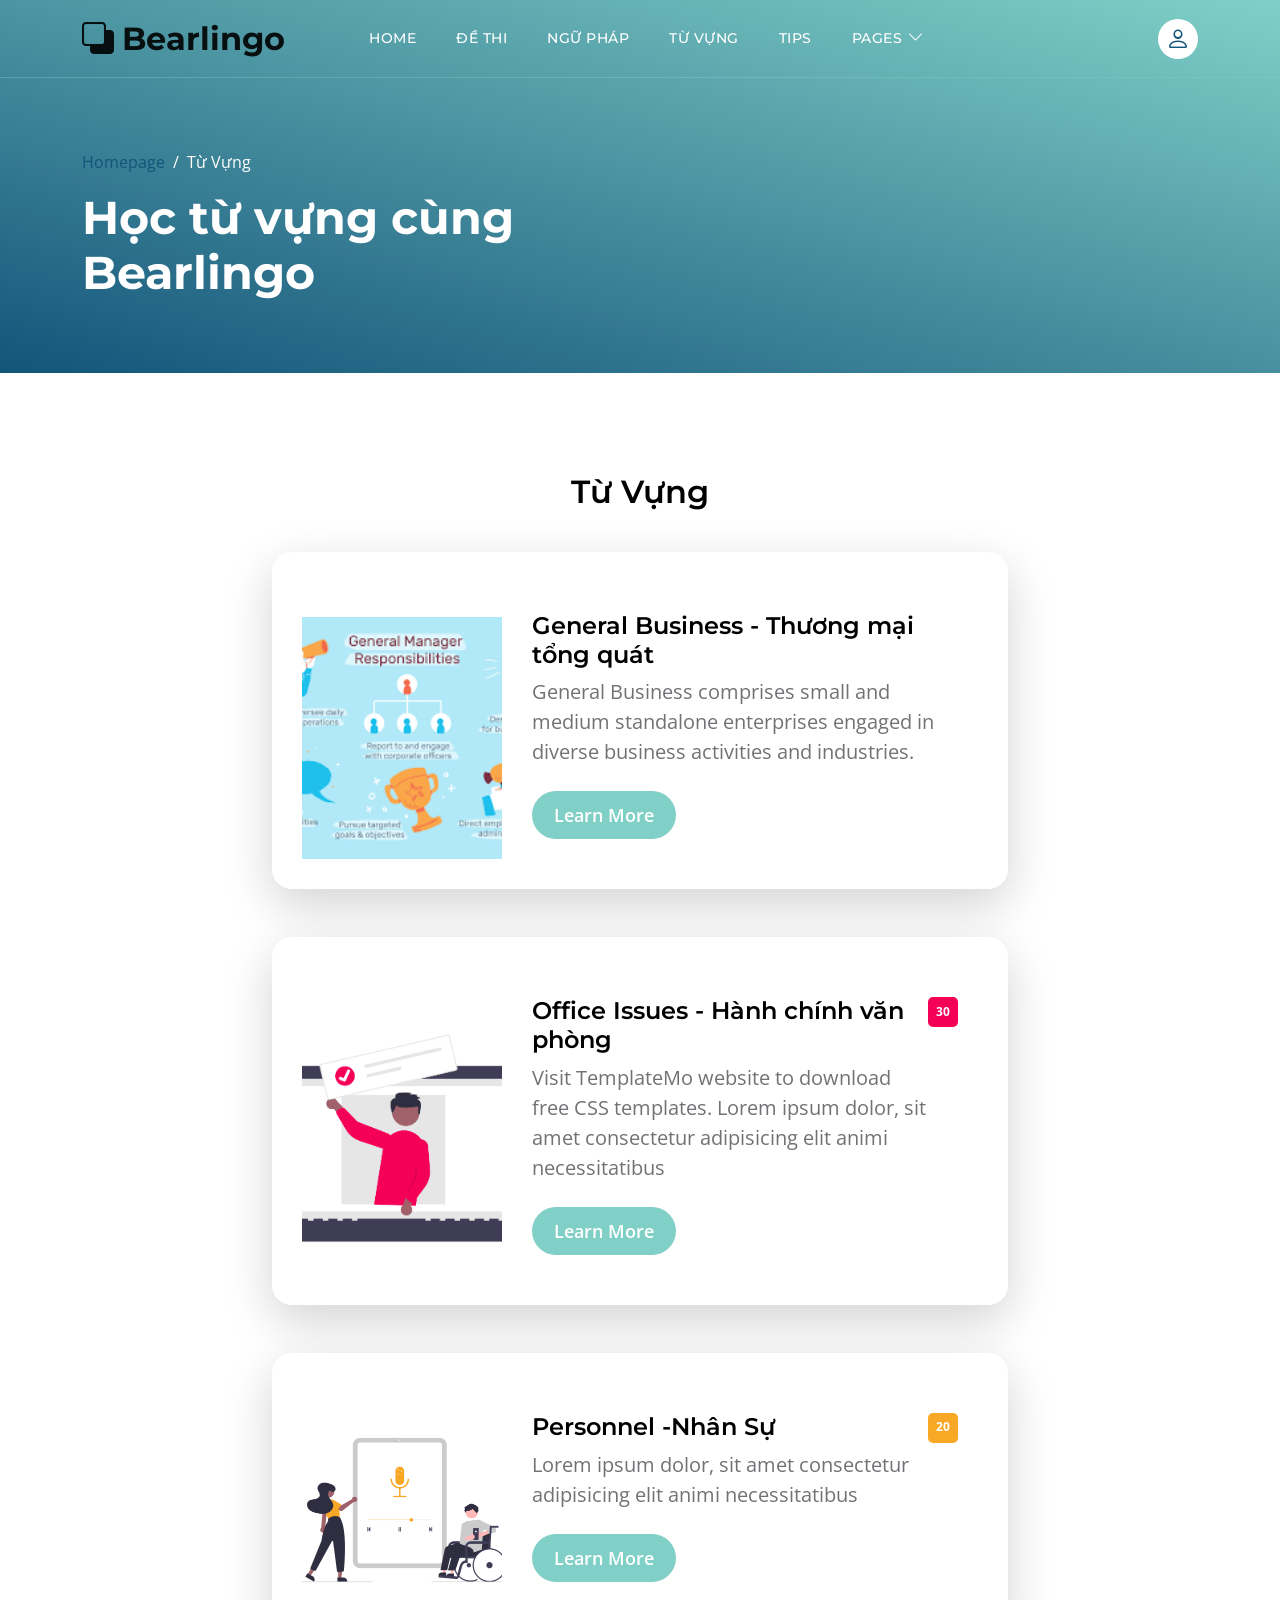
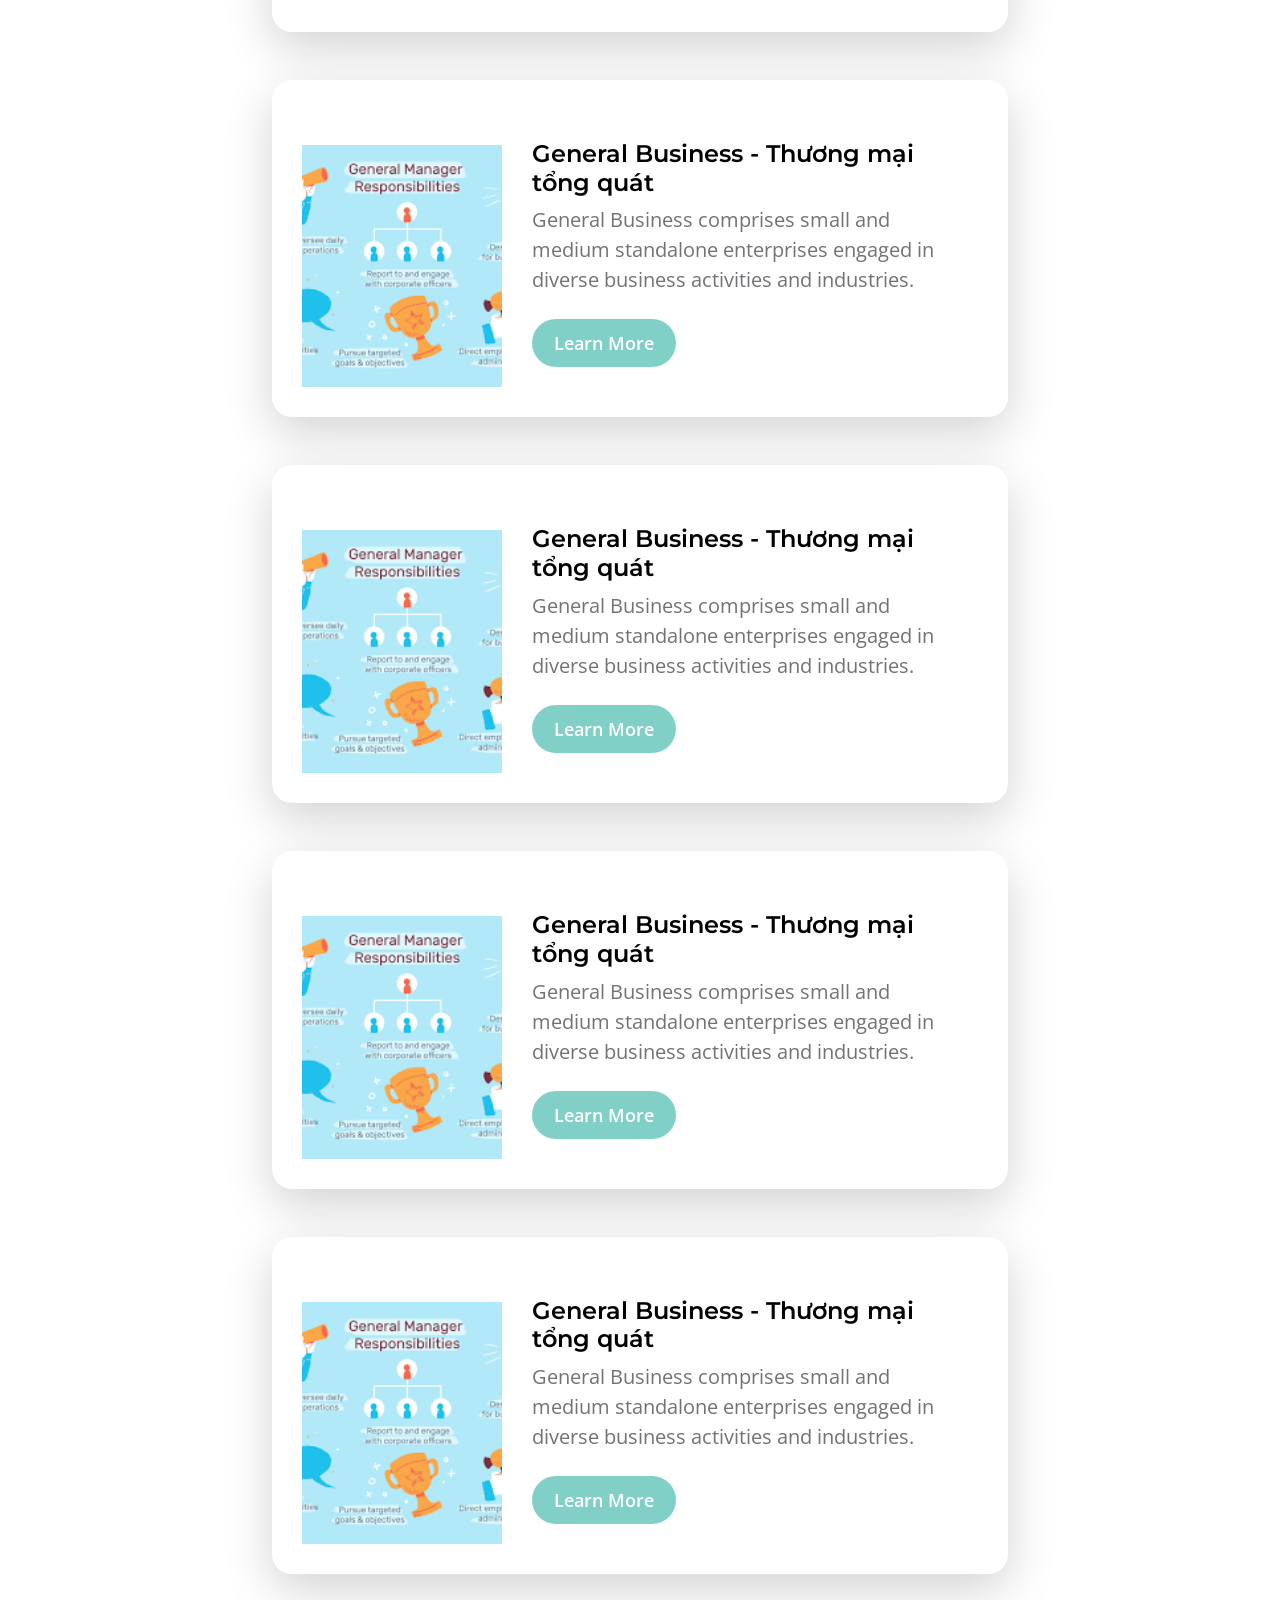
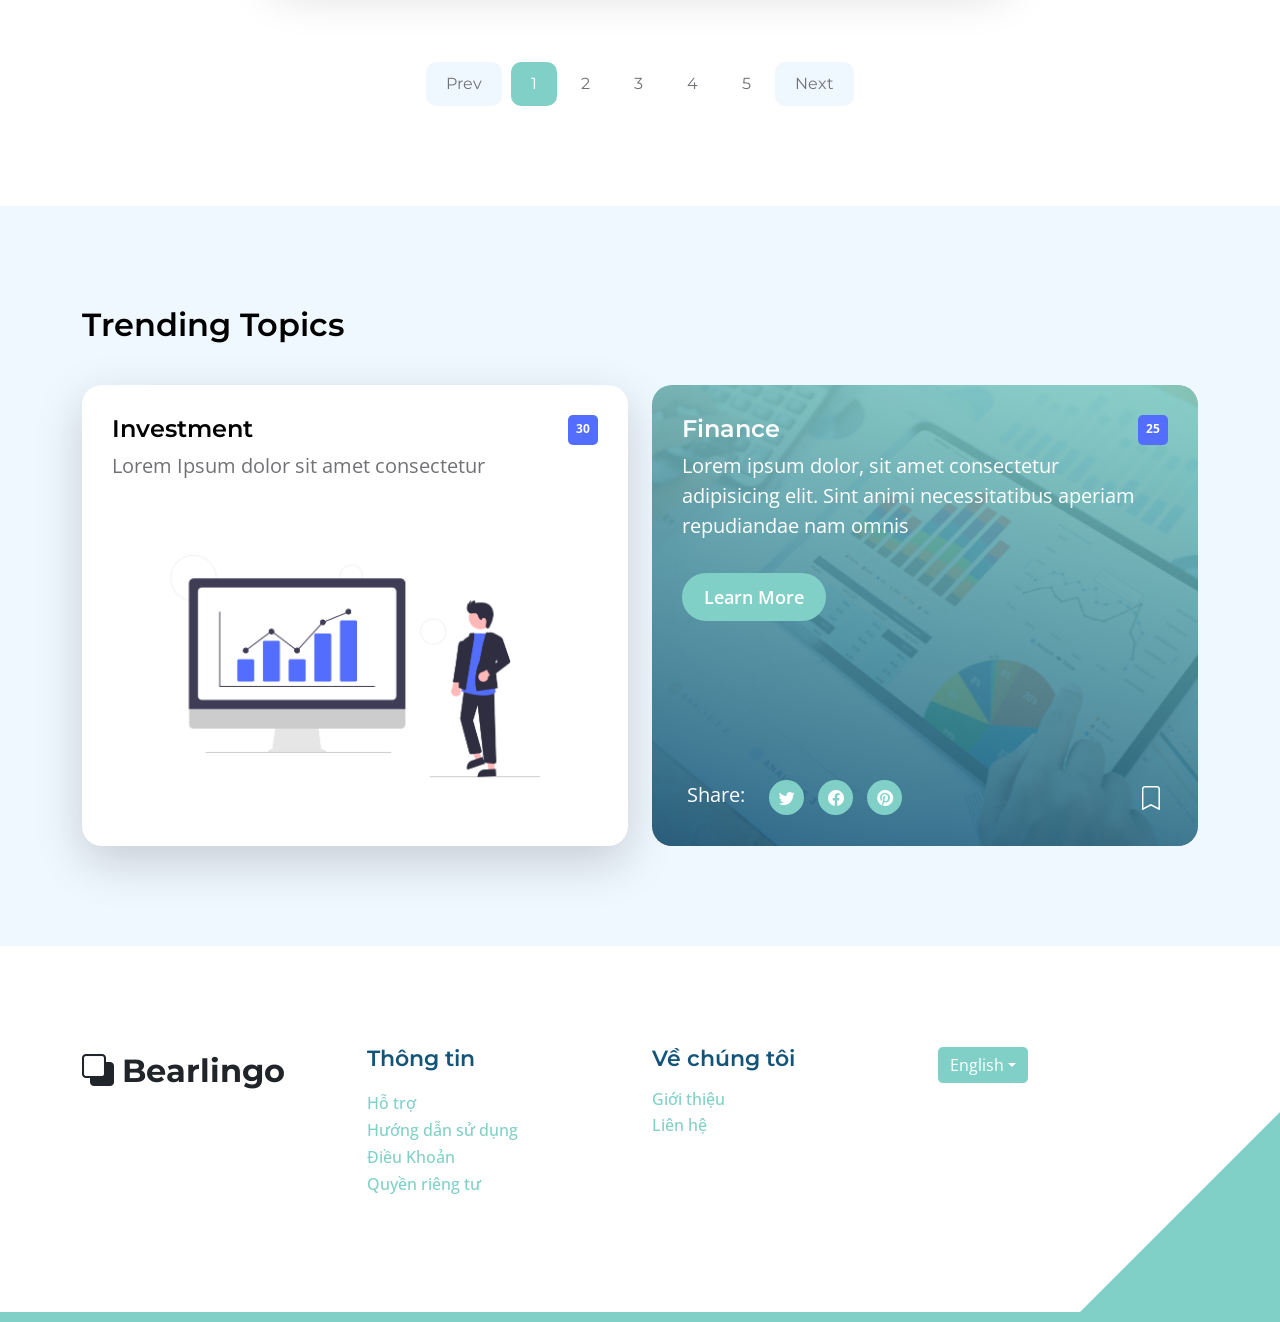
<file: webtoeic/topics-vocabulary.html>
<!doctype html>
<html lang="en">
    <title>Bearlingo</title>
    <link rel="icon" href="images/300775178_401970438737681_809766260095184123_n (1).png">
    <head>
        <meta charset="utf-8">
        <meta name="viewport" content="width=device-width, initial-scale=1">

        <meta name="description" content="">
        <meta name="author" content="">

        <title>Topic Listing Page</title>

        <!-- CSS FILES -->        
        <link rel="preconnect" href="https://fonts.googleapis.com">
        
        <link rel="preconnect" href="https://fonts.gstatic.com" crossorigin>

        <link href="https://fonts.googleapis.com/css2?family=Montserrat:wght@500;600;700&family=Open+Sans&display=swap" rel="stylesheet">
                        
        <link href="css/bootstrap.min.css" rel="stylesheet">

        <link href="css/bootstrap-icons.css" rel="stylesheet">

        <link href="css/templatemo-topic-listing.css" rel="stylesheet">
<!--

TemplateMo 590 topic listing

https://templatemo.com/tm-590-topic-listing

-->
    </head>
    
    <body class="topics-listing-page" id="top">

        <main>

            <nav class="navbar navbar-expand-lg">
                <div class="container">
                    <a class="navbar-brand" href="index.html">
                        <i class="bi-back"></i>
                        <span>Bearlingo</span>
                    </a>

                    <div class="d-lg-none ms-auto me-4">
                        <a href="#top" class="navbar-icon bi-person smoothscroll"></a>
                    </div>
    
                    <button class="navbar-toggler" type="button" data-bs-toggle="collapse" data-bs-target="#navbarNav" aria-controls="navbarNav" aria-expanded="false" aria-label="Toggle navigation">
                        <span class="navbar-toggler-icon"></span>
                    </button>
    
                    <div class="collapse navbar-collapse" id="navbarNav">
                        <ul class="navbar-nav ms-lg-5 me-lg-auto">
                            <li class="nav-item">
                                <a class="nav-link click-scroll" href="index.html#section_1">Home</a>
                            </li>

                            <li class="nav-item">
                                <a class="nav-link click-scroll" href="index.html#section_2">Đề Thi</a>
                            </li>
    
                            <li class="nav-item">
                                <a class="nav-link click-scroll" href="index.html#section_3">Ngữ Pháp</a>
                            </li>

                            <li class="nav-item">
                                <a class="nav-link click-scroll" href="index.html#section_4">Từ Vựng</a>
                            </li>
    
                            <li class="nav-item">
                                <a class="nav-link click-scroll" href="index.html#section_5">Tips</a>
                            </li>

                            <li class="nav-item dropdown">
                                <a class="nav-link dropdown-toggle" href="#section_5" id="navbarLightDropdownMenuLink" role="button" data-bs-toggle="dropdown" aria-expanded="false">Pages</a>

                                <ul class="dropdown-menu dropdown-menu-light" aria-labelledby="navbarLightDropdownMenuLink">
                                    <li><a class="dropdown-item active" href="topics-listing.html">Topics Listing</a></li>

                                    <li><a class="dropdown-item" href="contact.html">Contact Form</a></li>
                                </ul>
                            </li>
                        </ul>

                        <div class="d-none d-lg-block">
                            <a href="#top" class="navbar-icon bi-person smoothscroll"></a>
                        </div>
                    </div>
                </div>
            </nav>
            <header class="site-header d-flex flex-column justify-content-center align-items-center">
                <div class="container">
                    <div class="row align-items-center">

                        <div class="col-lg-5 col-12">
                            <nav aria-label="breadcrumb">
                                <ol class="breadcrumb">
                                    <li class="breadcrumb-item"><a href="index.html">Homepage</a></li>

                                    <li class="breadcrumb-item active" aria-current="page">Từ Vựng</li>
                                </ol>
                            </nav>

                            <h2 class="text-white">Học từ vựng cùng Bearlingo</h2>
                        </div>

                    </div>
                </div>
            </header>


            <section class="section-padding">
                <div class="container">
                    <div class="row">

                        <div class="col-lg-12 col-12 text-center">
                            <h3 class="mb-4">Từ Vựng</h3>
                        </div>

                        <div class="col-lg-8 col-12 mt-3 mx-auto">
                            <div class="custom-block custom-block-topics-listing bg-white shadow-lg mb-5">
                                <div class="d-flex">
                                    <img src="images/topics/download.png" class="custom-block-image img-fluid" alt="">

                                    <div class="custom-block-topics-listing-info d-flex">
                                        <div>
                                            <h5 class="mb-2">General Business - Thương mại tổng quát</h5>

                                            <p class="mb-0">General Business comprises small and medium standalone enterprises engaged in diverse business activities and industries.</p>

                                            <a href="topics-detail.html" class="btn custom-btn mt-3 mt-lg-4">Learn More</a>
                                        </div>
                                    </div>
                                </div>
                            </div>

                            <div class="custom-block custom-block-topics-listing bg-white shadow-lg mb-5">
                                <div class="d-flex">
                                    <img src="images/topics/undraw_online_ad_re_ol62.png" class="custom-block-image img-fluid" alt="">

                                    <div class="custom-block-topics-listing-info d-flex">
                                        <div>
                                            <h5 class="mb-2">Office Issues - Hành chính văn phòng</h5>

                                            <p class="mb-0">Visit TemplateMo website to download free CSS templates. Lorem ipsum dolor, sit amet consectetur adipisicing elit animi necessitatibus</p>

                                            <a href="topics-detail.html" class="btn custom-btn mt-3 mt-lg-4">Learn More</a>
                                        </div>

                                        <span class="badge bg-advertising rounded-pill ms-auto">30</span>
                                    </div>
                                </div>
                            </div>

                            <div class="custom-block custom-block-topics-listing bg-white shadow-lg mb-5">
                                <div class="d-flex">
                                    <img src="images/topics/undraw_Podcast_audience_re_4i5q.png" class="custom-block-image img-fluid" alt="">

                                    <div class="custom-block-topics-listing-info d-flex">
                                        <div>
                                            <h5 class="mb-2">Personnel -Nhân Sự</h5>

                                            <p class="mb-0">Lorem ipsum dolor, sit amet consectetur adipisicing elit animi necessitatibus</p>

                                            <a href="topics-detail.html" class="btn custom-btn mt-3 mt-lg-4">Learn More</a>
                                        </div>

                                        <span class="badge bg-music rounded-pill ms-auto">20</span>
                                    </div>
                                </div>
                            </div>
                            <div class="custom-block custom-block-topics-listing bg-white shadow-lg mb-5">
                                <div class="d-flex">
                                    <img src="images/topics/download.png" class="custom-block-image img-fluid" alt="">

                                    <div class="custom-block-topics-listing-info d-flex">
                                        <div>
                                            <h5 class="mb-2">General Business - Thương mại tổng quát</h5>

                                            <p class="mb-0">General Business comprises small and medium standalone enterprises engaged in diverse business activities and industries.</p>

                                            <a href="topics-detail.html" class="btn custom-btn mt-3 mt-lg-4">Learn More</a>
                                        </div>
                                    </div>
                                </div>
                            </div>
                            <div class="custom-block custom-block-topics-listing bg-white shadow-lg mb-5">
                                <div class="d-flex">
                                    <img src="images/topics/download.png" class="custom-block-image img-fluid" alt="">

                                    <div class="custom-block-topics-listing-info d-flex">
                                        <div>
                                            <h5 class="mb-2">General Business - Thương mại tổng quát</h5>

                                            <p class="mb-0">General Business comprises small and medium standalone enterprises engaged in diverse business activities and industries.</p>

                                            <a href="topics-detail.html" class="btn custom-btn mt-3 mt-lg-4">Learn More</a>
                                        </div>
                                    </div>
                                </div>
                            </div>
                            <div class="custom-block custom-block-topics-listing bg-white shadow-lg mb-5">
                                <div class="d-flex">
                                    <img src="images/topics/download.png" class="custom-block-image img-fluid" alt="">

                                    <div class="custom-block-topics-listing-info d-flex">
                                        <div>
                                            <h5 class="mb-2">General Business - Thương mại tổng quát</h5>

                                            <p class="mb-0">General Business comprises small and medium standalone enterprises engaged in diverse business activities and industries.</p>

                                            <a href="topics-detail.html" class="btn custom-btn mt-3 mt-lg-4">Learn More</a>
                                        </div>
                                    </div>
                                </div>
                            </div>
                            <div class="custom-block custom-block-topics-listing bg-white shadow-lg mb-5">
                                <div class="d-flex">
                                    <img src="images/topics/download.png" class="custom-block-image img-fluid" alt="">

                                    <div class="custom-block-topics-listing-info d-flex">
                                        <div>
                                            <h5 class="mb-2">General Business - Thương mại tổng quát</h5>

                                            <p class="mb-0">General Business comprises small and medium standalone enterprises engaged in diverse business activities and industries.</p>

                                            <a href="topics-detail.html" class="btn custom-btn mt-3 mt-lg-4">Learn More</a>
                                        </div>
                                    </div>
                                </div>
                            </div>
                        </div>

                        <div class="col-lg-12 col-12">
                            <nav aria-label="Page navigation example">
                                <ul class="pagination justify-content-center mb-0">
                                    <li class="page-item">
                                        <a class="page-link" href="#" aria-label="Previous">
                                            <span aria-hidden="true">Prev</span>
                                        </a>
                                    </li>

                                    <li class="page-item active" aria-current="page">
                                        <a class="page-link" href="#">1</a>
                                    </li>
                                    
                                    <li class="page-item">
                                        <a class="page-link" href="#">2</a>
                                    </li>
                                    
                                    <li class="page-item">
                                        <a class="page-link" href="#">3</a>
                                    </li>

                                    <li class="page-item">
                                        <a class="page-link" href="#">4</a>
                                    </li>

                                    <li class="page-item">
                                        <a class="page-link" href="#">5</a>
                                    </li>
                                    
                                    <li class="page-item">
                                        <a class="page-link" href="#" aria-label="Next">
                                            <span aria-hidden="true">Next</span>
                                        </a>
                                    </li>
                                </ul>
                            </nav>
                        </div>

                    </div>
                </div>
            </section>


            <section class="section-padding section-bg">
                <div class="container">
                    <div class="row">

                        <div class="col-lg-12 col-12">
                            <h3 class="mb-4">Trending Topics</h3>
                        </div>

                        <div class="col-lg-6 col-md-6 col-12 mt-3 mb-4 mb-lg-0">
                            <div class="custom-block bg-white shadow-lg">
                                <a href="topics-detail.html">
                                    <div class="d-flex">
                                        <div>
                                            <h5 class="mb-2">Investment</h5>

                                            <p class="mb-0">Lorem Ipsum dolor sit amet consectetur</p>
                                        </div>

                                        <span class="badge bg-finance rounded-pill ms-auto">30</span>
                                    </div>

                                    <img src="images/topics/undraw_Finance_re_gnv2.png" class="custom-block-image img-fluid" alt="">
                                </a>
                            </div>
                        </div>

                        <div class="col-lg-6 col-md-6 col-12 mt-lg-3">
                            <div class="custom-block custom-block-overlay">
                                <div class="d-flex flex-column h-100">
                                    <img src="images/businesswoman-using-tablet-analysis.jpg" class="custom-block-image img-fluid" alt="">

                                    <div class="custom-block-overlay-text d-flex">
                                        <div>
                                            <h5 class="text-white mb-2">Finance</h5>

                                            <p class="text-white">Lorem ipsum dolor, sit amet consectetur adipisicing elit. Sint animi necessitatibus aperiam repudiandae nam omnis</p>

                                            <a href="topics-detail.html" class="btn custom-btn mt-2 mt-lg-3">Learn More</a>
                                        </div>

                                        <span class="badge bg-finance rounded-pill ms-auto">25</span>
                                    </div>

                                    <div class="social-share d-flex">
                                        <p class="text-white me-4">Share:</p>

                                        <ul class="social-icon">
                                            <li class="social-icon-item">
                                                <a href="#" class="social-icon-link bi-twitter"></a>
                                            </li>

                                            <li class="social-icon-item">
                                                <a href="#" class="social-icon-link bi-facebook"></a>
                                            </li>

                                            <li class="social-icon-item">
                                                <a href="#" class="social-icon-link bi-pinterest"></a>
                                            </li>
                                        </ul>

                                        <a href="#" class="custom-icon bi-bookmark ms-auto"></a>
                                    </div>

                                    <div class="section-overlay"></div>
                                </div>
                            </div>
                        </div>

                    </div>
                </div>
            </section>
        </main>

		<footer class="site-footer section-padding">
            <div class="container">
                <div class="row">
    
                    <div class="col-lg-3 col-12 mb-4 pb-2">
                        <a class="navbar-brand mb-2" href="index.html">
                            <i class="bi-back"></i>
                            <span>Bearlingo</span>
                        </a>
                    </div>
    
                    <div class="col-lg-3 col-md-4 col-6">
                        <h6 class="site-footer-title mb-3">Thông tin</h6>
    
                        <ul class="site-footer-links">
                            <li class="site-footer-link-item">
                                <a href="#" class="site-footer-link">Hỗ trợ</a>
                            </li>
    
                            <li class="site-footer-link-item">
                                <a href="#" class="site-footer-link">Hướng dẫn sử dụng</a>
                            </li>
    
                            <li class="site-footer-link-item">
                                <a href="#" class="site-footer-link">Điều Khoản</a>
                            </li>
    
                            <li class="site-footer-link-item">
                                <a href="#" class="site-footer-link">Quyền riêng tư</a>
                            </li>
                        </ul>
                    </div>
    
                    <div class="col-lg-3 col-md-4 col-6 mb-4 mb-lg-0">
                        <h6 class="site-footer-title mb-3">Về chúng tôi</h6>
    
                        <p class="text-white d-flex mb-1">
                            <a href="tel: 305-240-9671" class="site-footer-link">
                                Giới thiệu
                            </a>
                        </p>
    
                        <p class="text-white d-flex">
                            <a href="mailto:info@company.com" class="site-footer-link">
                                Liên hệ
                            </a>
                        </p>
                    </div>
    
                    <div class="col-lg-3 col-md-4 col-12 mt-4 mt-lg-0 ms-auto">
                        <div class="dropdown">
                            <button class="btn btn-secondary dropdown-toggle" type="button" data-bs-toggle="dropdown"
                                aria-expanded="false">
                                English</button>
    
                            <ul class="dropdown-menu">
                                <li><button class="dropdown-item" type="button">Thai</button></li>
    
                                <li><button class="dropdown-item" type="button">Myanmar</button></li>
    
                                <li><button class="dropdown-item" type="button">Arabic</button></li>
    
                                <li><button class="dropdown-item" type="button">Viet Nam</button></li>
                            </ul>
                        </div>
                    </div>
    
                </div>
            </div>
        </footer>

        <!-- JAVASCRIPT FILES -->
        <script src="js/jquery.min.js"></script>
        <script src="js/bootstrap.bundle.min.js"></script>
        <script src="js/jquery.sticky.js"></script>
        <script src="js/custom.js"></script>

    </body>
</html>
</file>
<file: webtoeic/css/templatemo-topic-listing.css>
/*

TemplateMo 590 topic listing

https://templatemo.com/tm-590-topic-listing

*/

/*---------------------------------------
  CUSTOM PROPERTIES ( VARIABLES )             
-----------------------------------------*/
:root {
  --white-color:                  #ffffff;
  --primary-color:                #13547a;
  --secondary-color:              #80d0c7;
  --section-bg-color:             #f0f8ff;
  --custom-btn-bg-color:          #80d0c7;
  --custom-btn-bg-hover-color:    #13547a;
  --dark-color:                   #000000;
  --p-color:                      #717275;
  --border-color:                 #7fffd4;
  --link-hover-color:             #13547a;

  --body-font-family:             'Open Sans', sans-serif;
  --title-font-family:            'Montserrat', sans-serif;

  --h1-font-size:                 58px;
  --h2-font-size:                 46px;
  --h3-font-size:                 32px;
  --h4-font-size:                 28px;
  --h5-font-size:                 24px;
  --h6-font-size:                 22px;
  --p-font-size:                  20px;
  --menu-font-size:               14px;
  --btn-font-size:                18px;
  --copyright-font-size:          16px;

  --border-radius-large:          100px;
  --border-radius-medium:         20px;
  --border-radius-small:          10px;

  --font-weight-normal:           400;
  --font-weight-medium:           500;
  --font-weight-semibold:         600;
  --font-weight-bold:             700;
}

body {
  background-color: var(--white-color);
  font-family: var(--body-font-family); 
}


/*---------------------------------------
  TYPOGRAPHY               
-----------------------------------------*/

h2,
h3,
h4,
h5,
h6 {
  color: var(--dark-color);
}

h1,
h2,
h3,
h4,
h5,
h6 {
  font-family: var(--title-font-family); 
  font-weight: var(--font-weight-semibold);
}

h1 {
  font-size: var(--h1-font-size);
  font-weight: var(--font-weight-bold);
}

h2 {
  font-size: var(--h2-font-size);
  font-weight: var(--font-weight-bold);
}

h3 {
  font-size: var(--h3-font-size);
}

h4 {
  font-size: var(--h4-font-size);
}

h5 {
  font-size: var(--h5-font-size);
}

h6 {
  color: var(--primary-color);
  font-size: var(--h6-font-size);
}

p {
  color: var(--p-color);
  font-size: var(--p-font-size);
  font-weight: var(--font-weight-normal);
}

ul li {
  color: var(--p-color);
  font-size: var(--p-font-size);
  font-weight: var(--font-weight-normal);
}

a, 
button {
  touch-action: manipulation;
  transition: all 0.3s;
}

a {
  display: inline-block;
  color: var(--primary-color);
  text-decoration: none;
}

a:hover {
  color: var(--link-hover-color);
}

b,
strong {
  font-weight: var(--font-weight-bold);
}


/*---------------------------------------
  SECTION               
-----------------------------------------*/
.section-padding {
  padding-top: 100px;
  padding-bottom: 100px;
}

.section-bg {
  background-color: var(--section-bg-color);
}

.section-overlay {
  background-image: linear-gradient(15deg, #13547a 0%, #80d0c7 100%);
  position: absolute;
  top: 0;
  left: 0;
  pointer-events: none;
  width: 100%;
  height: 100%;
  opacity: 0.85;
}

.section-overlay + .container {
  position: relative;
}

.tab-content {
  background-color: var(--white-color);
  border-radius: var(--border-radius-medium);
}

.nav-tabs {
  border-bottom: 1px solid #ecf3f2;
  margin-bottom: 40px;
  justify-content: center;
}

.nav-tabs .nav-link {
  border-radius: 0;
  border-top: 0;
  border-right: 0;
  border-left: 0;
  color: var(--p-color);
  font-family: var(--title-font-family);
  font-size: var(--btn-font-size);
  font-weight: var(--font-weight-medium);
  padding: 15px 25px;
  transition: all 0.3s;
}

.nav-tabs .nav-link:first-child {
  margin-right: 20px;
}

.nav-tabs .nav-item.show .nav-link, 
.nav-tabs .nav-link.active,
.nav-tabs .nav-link:focus, 
.nav-tabs .nav-link:hover {
  border-bottom-color: var(--primary-color);
  color: var(--primary-color);
}


/*---------------------------------------
  CUSTOM ICON COLOR               
-----------------------------------------*/
.custom-icon {
  color: var(--secondary-color);
}


/*---------------------------------------
  CUSTOM BUTTON               
-----------------------------------------*/
.custom-btn {
  background: var(--custom-btn-bg-color);
  border: 2px solid transparent;
  border-radius: var(--border-radius-large);
  color: var(--white-color);
  font-size: var(--btn-font-size);
  font-weight: var(--font-weight-semibold);
  line-height: normal;
  transition: all 0.3s;
  padding: 10px 20px;
}

.custom-btn:hover {
  background: var(--custom-btn-bg-hover-color);
  color: var(--white-color);
}

.custom-border-btn {
  background: transparent;
  border: 2px solid var(--custom-btn-bg-color);
  color: var(--custom-btn-bg-color);
}

.custom-border-btn:hover {
  background: var(--custom-btn-bg-color);
  border-color: transparent;
  color: var(--white-color);
}

.custom-btn-bg-white {
  border-color: var(--white-color);
  color: var(--white-color);
}


/*---------------------------------------
  SITE HEADER              
-----------------------------------------*/
.site-header {
  background-image: linear-gradient(15deg, #13547a 0%, #80d0c7 100%);
  padding-top: 150px;
  padding-bottom: 80px;
}

.site-header .container {
  height: 100%;
}

.breadcrumb-item+.breadcrumb-item::before,
.breadcrumb-item a:hover,
.breadcrumb-item.active {
  color: var(--white-color);
}

.site-header .custom-icon {
  color: var(--white-color);
  font-size: var(--h4-font-size);
}

.site-header .custom-icon:hover {
  color: var(--secondary-color);
}


/*---------------------------------------
  NAVIGATION              
-----------------------------------------*/
.sticky-wrapper {
  position: absolute;
  top: 0;
  right: 0;
  left: 0;
}

.sticky-wrapper.is-sticky .navbar {
  background-color: var(--secondary-color);
}

.navbar {
  background: transparent;
  border-bottom: 1px solid rgba(128, 208, 199, 0.35);
  z-index: 9;
}

.navbar-brand,
.navbar-brand:hover {
  font-size: var(--h3-font-size);
  font-weight: var(--font-weight-bold);
  display: block;
}

.navbar-brand span {
  font-family: var(--title-font-family);
}

.navbar-expand-lg .navbar-nav .nav-link {
  border-radius: var(--border-radius-large);
  margin: 10px;
  padding: 10px;
}

.navbar-nav .nav-link {
  display: inline-block;
  color: var(--white-color);
  font-family: var(--title-font-family); 
  font-size: var(--menu-font-size);
  font-weight: var(--font-weight-medium);
  text-transform: uppercase;
  letter-spacing: 0.5px;
  position: relative;
  padding-top: 15px;
  padding-bottom: 15px;
}

.navbar-nav .nav-link.active, 
.navbar-nav .nav-link:hover {
  color: var(--primary-color);
}

.navbar .dropdown-menu {
  background: var(--white-color);
  box-shadow: 0 1rem 3rem rgba(0,0,0,.175);
  border: 0;
  display: inherit;
  opacity: 0;
  min-width: 9rem;
  margin-top: 20px;
  padding: 13px 0 10px 0;
  transition: all 0.3s;
  pointer-events: none;
}

.navbar .dropdown-menu::before {
  content: "";
  width: 0;
  height: 0;
  border-left: 20px solid transparent;
  border-right: 20px solid transparent;
  border-bottom: 15px solid var(--white-color);
  position: absolute;
  top: -10px;
  left: 10px;
}

.navbar .dropdown-item {
  display: inline-block;
  color: var(--p-bg-color);
  font-family: var(--title-font-family); 
  font-size: var(--menu-font-size);
  font-weight: var(--font-weight-medium);
  text-transform: uppercase;
  letter-spacing: 0.5px;
  position: relative;
}

.navbar .dropdown-item.active, 
.navbar .dropdown-item:active,
.navbar .dropdown-item:focus, 
.navbar .dropdown-item:hover {
  background: transparent;
  color: var(--primary-color);
}

.navbar .dropdown-toggle::after {
  content: "\f282";
  display: inline-block;
  font-family: bootstrap-icons !important;
  font-size: var(--copyright-font-size);
  font-style: normal;
  font-weight: normal !important;
  font-variant: normal;
  text-transform: none;
  line-height: 1;
  vertical-align: -.125em;
  -webkit-font-smoothing: antialiased;
  -moz-osx-font-smoothing: grayscale;
  position: relative;
  left: 2px;
  border: 0;
}

@media screen and (min-width: 992px) {
  .navbar .dropdown:hover .dropdown-menu {
    opacity: 1;
    margin-top: 0;
    pointer-events: auto;
  }
}

.navbar-icon {
  background: var(--white-color);
  border-radius: var(--border-radius-large);
  display: inline-block;
  font-size: var(--h5-font-size);
  width: 40px;
  height: 40px;
  line-height: 40px;
  text-align: center;
  transition: all 0.3s ease;
}

.navbar-icon:hover {
  background: var(--primary-color);
  color: var(--white-color);
}

.navbar-toggler {
  border: 0;
  padding: 0;
  cursor: pointer;
  margin: 0;
  width: 30px;
  height: 35px;
  outline: none;
}

.navbar-toggler:focus {
  outline: none;
  box-shadow: none;
}

.navbar-toggler[aria-expanded="true"] .navbar-toggler-icon {
  background: transparent;
}

.navbar-toggler[aria-expanded="true"] .navbar-toggler-icon:before,
.navbar-toggler[aria-expanded="true"] .navbar-toggler-icon:after {
  transition: top 300ms 50ms ease, -webkit-transform 300ms 350ms ease;
  transition: top 300ms 50ms ease, transform 300ms 350ms ease;
  transition: top 300ms 50ms ease, transform 300ms 350ms ease, -webkit-transform 300ms 350ms ease;
  top: 0;
}

.navbar-toggler[aria-expanded="true"] .navbar-toggler-icon:before {
  transform: rotate(45deg);
}

.navbar-toggler[aria-expanded="true"] .navbar-toggler-icon:after {
  transform: rotate(-45deg);
}

.navbar-toggler .navbar-toggler-icon {
  background: var(--white-color);
  transition: background 10ms 300ms ease;
  display: block;
  width: 30px;
  height: 2px;
  position: relative;
}

.navbar-toggler .navbar-toggler-icon:before,
.navbar-toggler .navbar-toggler-icon:after {
  transition: top 300ms 350ms ease, -webkit-transform 300ms 50ms ease;
  transition: top 300ms 350ms ease, transform 300ms 50ms ease;
  transition: top 300ms 350ms ease, transform 300ms 50ms ease, -webkit-transform 300ms 50ms ease;
  position: absolute;
  right: 0;
  left: 0;
  background: var(--white-color);
  width: 30px;
  height: 2px;
  content: '';
}

.navbar-toggler .navbar-toggler-icon::before {
  top: -8px;
}

.navbar-toggler .navbar-toggler-icon::after {
  top: 8px;
}


/*---------------------------------------
  HERO        
-----------------------------------------*/
.hero-section {
  background-image: linear-gradient(15deg, #13547a 0%, #80d0c7 100%);
  position: relative;
  overflow: hidden;
  padding-top: 150px;
  padding-bottom: 150px;
}

.hero-section .input-group {
  background-color: var(--white-color);
  border-radius: var(--border-radius-large);
  padding: 10px 15px;
}

.hero-section .input-group-text {
  background-color: transparent;
  border: 0;
}

.hero-section input[type="search"] {
  border: 0;
  box-shadow: none;
  margin-bottom: 0;
  padding-left: 0;
}

.hero-section button[type="submit"] {
  background-color: var(--primary-color);
  border: 0;
  border-radius: var(--border-radius-large) !important;
  color: var(--white-color);
  max-width: 150px;
}


/*---------------------------------------
  TOPICS              
-----------------------------------------*/
.featured-section {
  background-color: var(--secondary-color);
  border-radius: 0 0 100px 100px;
  padding-bottom: 100px;
}

.featured-section .row {
  position: relative;
  bottom: 100px;
  margin-bottom: -100px;
}

.custom-block {
  border-radius: var(--border-radius-medium);
  position: relative;
  overflow: hidden;
  padding: 30px;
  transition: all 0.3s ease;
  height: 100%;
}

.custom-block:hover {
  background-color: var(--secondary-color);
  transform: translateY(-3px);
}

.custom-block > a {
  width: 100%;
}

.custom-block-image {
  display: block;
  width: 100%;
  height: 100%px;
  object-fit: cover;
  margin-top: 35px;
}

.custom-block .rounded-pill {
  border-radius: 5px !important;
  display: flex;
  justify-content: center;
  text-align: center;
  width: 30px;
  height: 30px;
  line-height: 20px;
}

.custom-block-overlay {
  height: 100%;
  min-height: 350px;
  padding: 0;
}

.custom-block-overlay > a {
  height: 100%;
}

.custom-block-overlay .custom-block-image {
  border-radius: var(--border-radius-medium);
  display: block;
  height: 100%;
  margin-top: 0;
}

.custom-block-overlay-text {
  position: absolute;
  z-index: 2;
  top: 0;
  right: 0;
  left: 0;
  padding: 30px;
}

.social-share {
  position: absolute;
  bottom: 0;
  right: 0;
  left: 0;
  z-index: 2;
  padding: 20px 35px;
}

.social-share .bi-bookmark {
  color: var(--white-color);
  font-size: var(--h5-font-size);
}

.social-share .bi-bookmark:hover {
  color: var(--secondary-color);
}

.bg-design {
  background-color: #00B0FF;
}

.bg-graphic {
  background-color: #00BFA6;
}

.bg-advertising {
  background-color: #F50057;
}

.bg-finance {
  background-color: #536DFE;
}

.bg-music {
  background-color: #F9A826;
}

.bg-education {
  background-color: #00BFA6;
}


/*---------------------------------------
  TOPICS               
-----------------------------------------*/
.topics-detail-block {
  border-radius: var(--border-radius-medium);
  position: relative;
  overflow: hidden;
}

.topics-detail-block-image {
  display: block;
  border-radius: var(--border-radius-medium);
}

blockquote {
  background-color: var(--section-bg-color);
  border-radius: var(--border-radius-small);
  font-family: var(--title-font-family);
  font-size: var(--h4-font-size);
  font-weight: var(--font-weight-bold);
  display: inline-block;
  text-align: center;
  margin: 30px;
  padding: 40px;
}

.topics-listing-page .site-header {
  padding-bottom: 65px;
}

.custom-block-topics-listing-info {
  margin: 30px 20px 20px 30px;
}

.custom-block-topics-listing {
  height: inherit;
}

.custom-block-topics-listing .custom-block-image {
  width: 200px;
}


/*---------------------------------------
  PAGINATION              
-----------------------------------------*/
.pagination {
  margin-top: 40px;
}

.page-link {
  border: 0;
  border-radius: var(--border-radius-small);
  color: var(--p-color);
  font-family: var(--title-font-family);
  margin: 0 5px;
  padding: 10px 20px;
}

.page-link:hover,
.page-item:first-child .page-link:hover,
.page-item:last-child .page-link:hover {
  background-color: var(--secondary-color);
  color: var(--white-color);
}

.page-item:first-child .page-link {
  margin-right: 10px;
}

.page-item:first-child .page-link,
.page-item:last-child .page-link {
  background-color: var(--section-bg-color);
  border-radius: var(--border-radius-small);
}

.active>.page-link, .page-link.active {
  background-color: var(--secondary-color);
  border-color: var(--secondary-color);
}


/*---------------------------------------
  TIMELINE              
-----------------------------------------*/
.timeline-section {
  background-image: url('../images/300775178_401970438737681_809766260095184123_n\ \(1\).png');
  background-repeat: no-repeat;
  background-position: center;
  background-size: cover;
  position: relative;
}

.timeline-container .vertical-scrollable-timeline {
  list-style-type: none;
  position: relative;
  padding-left: 0;
}

.timeline-container .vertical-scrollable-timeline .list-progress {
  width: 8px;
  height: 87%;
  background-color: var(--primary-color);
  position: absolute;
  left: 52px;
  top: 0;
  overflow: hidden;
}

.timeline-container .vertical-scrollable-timeline .list-progress .inner {
  position: absolute;
  right: 0;
  bottom: 0;
  height: 100%;
  background-color: var(--secondary-color);
  width: 100%;
}

.timeline-container .vertical-scrollable-timeline li {
  position: relative;
  padding: 20px 0px 65px 145px;
}

.timeline-container .vertical-scrollable-timeline li:last-child {
  padding-bottom: 0;
}

.timeline-container .vertical-scrollable-timeline li p {
  line-height: 40px;
}

.timeline-container .vertical-scrollable-timeline li p:last-child {
  margin-bottom: 0;
}

.timeline-container .vertical-scrollable-timeline li .icon-holder {
  position: absolute;
  left: 0;
  top: 0;
  width: 104px;
  height: 104px;
  display: flex;
  justify-content: center;
  align-items: center;
  background-color: var(--secondary-color);
  border-radius: 50%;
  z-index: 1;
  transition: 0.4s all;
}

.timeline-container .vertical-scrollable-timeline li .icon-holder::before {
  content: "";
  width: 80px;
  height: 80px;
  border: 4px solid #fff;
  position: absolute;
  background-color: var(--secondary-color);
  border-radius: 50%;
  z-index: -1;
  transition: 0.4s all;
}

.timeline-container .vertical-scrollable-timeline li .icon-holder i {
  font-size: 25px;
  color: var(--white-color);
}

.timeline-container .vertical-scrollable-timeline li::before {
  content: "";
  position: absolute;
  height: 100%;
  width: 8px;
  background-color: transparent;
  left: 52px;
  z-index: 0;
}

.timeline-container .vertical-scrollable-timeline li.active .icon-holder {
  background-color: var(--primary-color);
}

.timeline-container .vertical-scrollable-timeline li.active .icon-holder::before {
  background-color: var(--primary-color);
}


/*---------------------------------------
  FAQs              
-----------------------------------------*/
.faq-section .accordion-item {
  border: 0;
}

.faq-section .accordion-button {
  font-size: var(--h6-font-size);
  font-weight: var(--font-weight-semibold);
}

.faq-section .accordion-item:first-of-type .accordion-button {
  border-radius: var(--border-radius-large);
}

.faq-section .accordion-button:not(.collapsed) {
  border-radius: var(--border-radius-large);
  box-shadow: none;
  color: var(--primary-color);
}

.faq-section .accordion-body {
  color: var(--p-color);
  font-size: var(--btn-font-size);
  line-height: 40px;
}

/*---------------------------------------
  NEWSLETTER               
-----------------------------------------*/
.newsletter-image {
  border-radius: var(--border-radius-medium);
}


/*---------------------------------------
  CONTACT               
-----------------------------------------*/
.google-map {
  border-radius: var(--border-radius-medium);
}

.contact-form .form-floating>textarea {
  border-radius: var(--border-radius-medium);
  height: 150px;
}


/*---------------------------------------
  SUBSCRIBE FORM               
-----------------------------------------*/
.subscribe-form-wrap {
  padding: 50px;
}

.subscribe-form {
  width: 95%;
}


/*---------------------------------------
  CUSTOM FORM               
-----------------------------------------*/
.custom-form .form-control {
  border-radius: var(--border-radius-large);
  color: var(--p-color);
  margin-bottom: 24px;
  padding-top: 13px;
  padding-bottom: 13px;
  padding-left: 20px;
  outline: none;
}

.form-floating>label {
  padding-left: 20px;
}

.custom-form button[type="submit"] {
  background: var(--custom-btn-bg-color);
  border: none;
  border-radius: var(--border-radius-large);
  color: var(--white-color);
  font-family: var(--title-font-family);
  font-size: var(--p-font-size);
  font-weight: var(--font-weight-semibold);
  transition: all 0.3s;
  margin-bottom: 0;
}

.custom-form button[type="submit"]:hover,
.custom-form button[type="submit"]:focus {
  background: var(--custom-btn-bg-hover-color);
  border-color: transparent;
}


/*---------------------------------------
  SITE FOOTER              
-----------------------------------------*/
.site-footer {
  border-bottom: 10px solid var(--secondary-color);
  position: relative;
}

.site-footer::after {
  content: "";
  position: absolute;
  bottom: 0;
  right: 0;
  width: 0;
  height: 0;
  border-style: solid;
  border-width: 0 0 200px 200px;
  border-color: transparent transparent var(--secondary-color) transparent;
  pointer-events: none;
}

.site-footer-title {
  color: var(--primary-color); 
}

.site-footer .dropdown-menu {
  padding: 0;
}

.site-footer .dropdown-item {
  color: var(--p-color);
  font-size: var(--menu-font-size);
  font-weight: var(--font-weight-medium);
  padding: 4px 18px;
}

.site-footer .dropdown-item:hover {
  background-color: transparent;
  color: var(--primary-color);
}

.site-footer .dropdown-menu li:first-child .dropdown-item {
  padding-top: 10px;
}

.site-footer .dropdown-menu li:last-child .dropdown-item {
  padding-bottom: 12px;
}

.site-footer .dropdown-toggle {
  background-color: var(--secondary-color);
  border-color: var(--white-color);
}

.site-footer .dropdown-toggle:hover {
  background-color: var(--primary-color);
  border-color: transparent;
}

.site-footer-links {
  padding-left: 0;
}

.site-footer-link-item {
  display: block;
  list-style: none;
  line-height: normal;
}

.site-footer-link {
  color: var(--secondary-color);
  font-size: var(--copyright-font-size);
  font-weight: var(--font-weight-medium);
  line-height: normal;
}

.copyright-text {
  font-size: var(--copyright-font-size);
}


/*---------------------------------------
  SOCIAL ICON               
-----------------------------------------*/
.social-icon {
  margin: 0;
  padding: 0;
}

.social-icon-item {
  list-style: none;
  display: inline-block;
  vertical-align: top;
}

.social-icon-link {
  background: var(--secondary-color);
  border-radius: var(--border-radius-large);
  color: var(--white-color);
  font-size: var(--copyright-font-size);
  display: block;
  margin-right: 10px;
  text-align: center;
  width: 35px;
  height: 35px;
  line-height: 36px;
  transition: background 0.2s, color 0.2s;
}

.social-icon-link:hover {
  background: var(--primary-color);
  color: var(--white-color);
}


/*---------------------------------------
  RESPONSIVE STYLES               
-----------------------------------------*/
@media screen and (max-width: 991px) {
  h1 {
    font-size: 48px;
  }

  h2 {
    font-size: 36px;
  }

  h3 {
    font-size: 32px;
  }

  h4 {
    font-size: 28px;
  }

  h5 {
    font-size: 20px;
  }

  h6 {
    font-size: 18px;
  }

  .section-padding {
    padding-top: 50px;
    padding-bottom: 50px;
  }
  
  .navbar {
    background-color: var(--secondary-color);
  }

  .navbar-nav .dropdown-menu {
    position: relative;
    left: 10px;
    opacity: 1;
    pointer-events: auto;
    max-width: 155px;
    margin-top: 10px;
    margin-bottom: 15px;
  }

  .navbar-expand-lg .navbar-nav {
    padding-bottom: 20px;
  }

  .navbar-expand-lg .navbar-nav .nav-link {
    padding: 0;
  }

  .nav-tabs .nav-link:first-child {
    margin-right: 5px;
  }

  .nav-tabs .nav-link {
    font-size: var(--copyright-font-size);
    padding: 10px;
  }

  .featured-section {
    border-radius: 0 0 80px 80px;
    padding-bottom: 50px;
  }

  .custom-block-topics-listing .custom-block-image {
    width: auto;
  }

  .custom-block-topics-listing > .d-flex,
  .custom-block-topics-listing-info,
  .custom-block-topics-listing a {
    flex-direction: column;
  }

  .timeline-container .vertical-scrollable-timeline .list-progress {
    height: 75%;
  }

  .timeline-container .vertical-scrollable-timeline li {
    padding-left: 135px;
  }

  .subscribe-form-wrap {
    padding-top: 30px;
    padding-bottom: 0;
  }
}

@media screen and (max-width: 480px) {
  h1 {
    font-size: 36px;
  }

  h2 {
    font-size: 28px;
  }

  h3 {
    font-size: 26px;
  }

  h4 {
    font-size: 22px;
  }

  h5 {
    font-size: 20px;
  }
}
</file>
